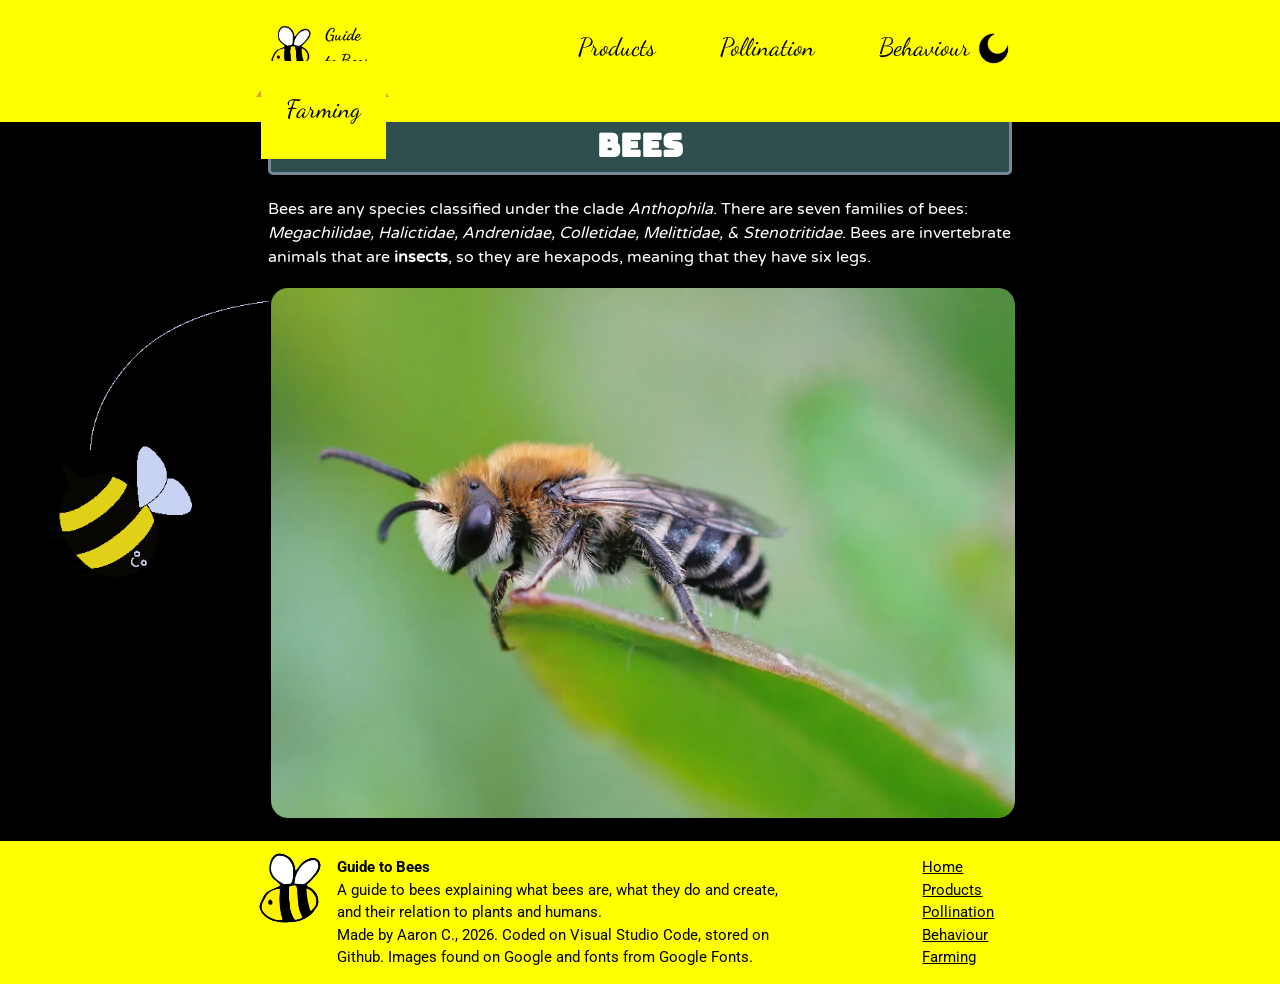
<file: index.html>
<html lang="en" dir="ltr">
    <head>
        <title>Guide to Bees</title>
        <link rel="icon" type="image/png" href="images/beeter.png">
        <link rel="stylesheet" href="main.css">
    </head>
    <body class="flying">
        <header>
            <a class="both current" id="logo" href="index.html"><div class="container"><img class="logo" src="images/beeter.png" alt="A simple bee logo."></div>
            <div class="name"><p>Guide<br>to Bees</p></div></a>
            <a class="page" href="combs.html">Products</a>
            <a class="page" href="plants.html">Pollination</a>
            <a class="page" href="behaviour.html">Behaviour</a>
            <a class="page" href="humans.html">Farming</a>
            <button type="button" class="dark" id="switch"><img class="icon" id="sunmoon" src="images/moon.png" alt="A moon icon, indicating that the current theme is dark."></button>
        </header>
        <main>
            <h1>Bees</h1>
            <p>Bees are any species classified under the clade <em>Anthophila</em>. There are seven families of bees: <em>Megachilidae, 
            Halictidae, Andrenidae, Colletidae, Melittidae, & Stenotritidae</em>. Bees are invertebrate animals that are 
            <strong>insects</strong>, so they are hexapods, meaning that they have six legs.</p>
            <img class="picture" src="images/a-bee.png" alt="A bee perched on a leaf.">
        </main>
        <footer>
            <div class="ankle">
                <img class="beeter" src="images/beeter.png" alt="A simple bee logo.">
            </div>
            <div class="heel">
                <p><strong>Guide to Bees</strong><br>
                A guide to bees explaining what bees are, what they do and create, and their relation to plants and humans.<br>
                Made by Aaron C., 2026. Coded on Visual Studio Code, stored on Github. Images found on Google and fonts from Google Fonts.</p>
            </div>
            <div class="ball">
                <nav><a class="toe" href="index.html">Home</a><br>
                <a class="toe" href="combs.html">Products</a><br>
                <a class="toe" href="plants.html">Pollination</a><br>
                <a class="toe" href="behaviour.html">Behaviour</a><br>
                <a class="toe" href="humans.html">Farming</a></nav>
            </div>
        </footer>
        <script>
            var r = document.querySelector(':root');
            const userTheme = localStorage.getItem('theme');
            const btn = document.getElementById("switch");
            const logo = document.getElementById("logo");
            const sunmoon = document.getElementById("sunmoon");
            const root = document.documentElement;
            const savedTheme = localStorage.getItem('theme');

            if (savedTheme === 'light') {
                root.setAttribute('theme', 'light');
                sunmoon.src = 'images/sun.png';
                sunmoon.alt = 'A sun icon, indicating that the current theme is light.';
            } else {
                root.removeAttribute('theme');
                sunmoon.src = 'images/moon.png';
                sunmoon.alt = 'A moon icon, indicating that the current theme is dark.';
            }
            
            btn.addEventListener("click", function () {
                if (root.getAttribute('theme') === 'light') {
                    localStorage.setItem('theme', 'dark');
                    root.removeAttribute('theme');
                    sunmoon.src = 'images/moon.png';
                    sunmoon.alt = 'A moon icon, indicating that the current theme is dark.';
                } else {
                    localStorage.setItem('theme', 'light');
                    root.setAttribute('theme', 'light');
                    sunmoon.src='images/sun.png';
                    sunmoon.alt = 'A sun icon, indicating that the current theme is light.';
                }
            });
            
            logo.addEventListener("mouseover", function () {
                r.style.setProperty('--bob', 'top');
                r.style.setProperty('--fstyle', 'italic');
            });
            logo.addEventListener("mouseout", function () {
                r.style.setProperty('--bob', 'middle');
                r.style.setProperty('--fstyle', 'normal');
            });
        </script>
    </body>
</html>
</file>
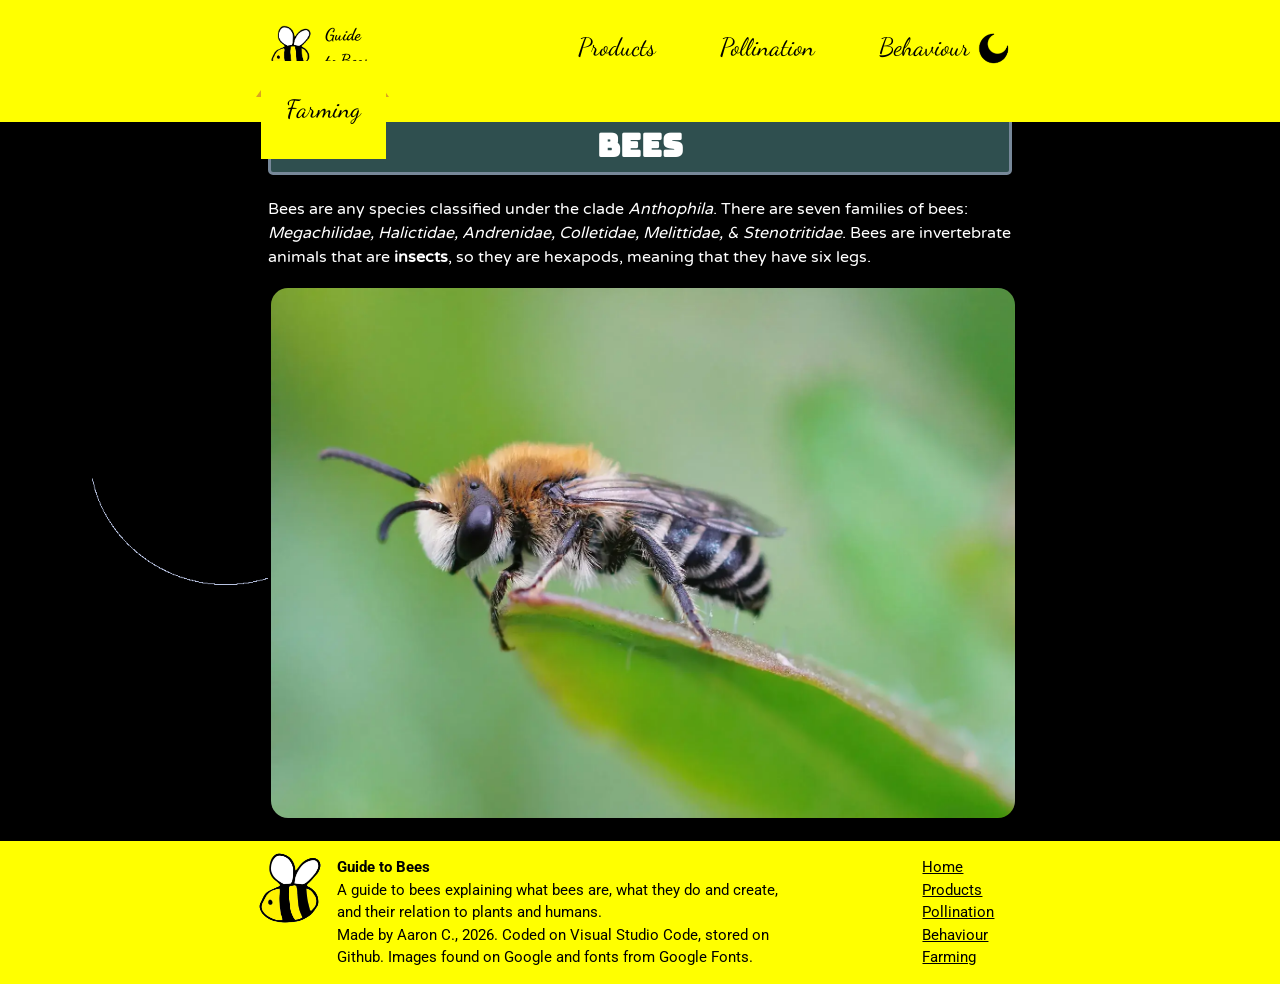
<file: bees/index.html>
<html lang="en" dir="ltr">
    <head>
        <title>Guide to Bees</title>
        <link rel="stylesheet" href="main.css">
    </head>
    <body>
        <header>
            <a class="both current" id="logo" href="index.html"><div class="container"><img class="logo" src="images/beeter.png" alt="A simple bee logo."></div>
            <div class="name"><p>Guide<br>to Bees</p></div></a>
            <a class="page" href="combs.html">Products</a>
            <a class="page" href="plants.html">Pollination</a>
            <a class="page" href="behaviour.html">Behaviour</a>
            <a class="page" href="humans.html">Farming</a>
            <button type="button" class="dark" id="switch"><img class="icon" id="sunmoon" src="images/moon.png"></button>
        </header>
        <main>
            <h1>Bees</h1>
            <p>Bees are any species classified under the clade <em>Anthophila</em>. There are seven families of bees: <em>Megachilidae, 
            Halictidae, Andrenidae, Colletidae, Melittidae, & Stenotritidae</em>. Bees are invertebrate animals that are 
            <strong>insects</strong>, so they are hexapods, meaning that they have six legs.</p>
            <img class="picture" src="images/a-bee.png" alt="A bee perched on a leaf.">
        </main>
        <footer>
            <div class="ankle">
                <img class="beeter" src="images/beeter.png" alt="A simple bee logo.">
            </div>
            <div class="heel">
                <p><strong>Guide to Bees</strong><br>
                A guide to bees explaining what bees are, what they do and create, and their relation to plants and humans.<br>
                Made by Aaron C., 2026. Coded on Visual Studio Code, stored on Github. Images found on Google and fonts from Google Fonts.</p>
            </div>
            <div class="ball">
                <nav><a class="toe" href="index.html">Home</a><br>
                <a class="toe" href="combs.html">Products</a><br>
                <a class="toe" href="plants.html">Pollination</a><br>
                <a class="toe" href="behaviour.html">Behaviour</a><br>
                <a class="toe" href="humans.html">Farming</a></nav>
            </div>
        </footer>
        <script>
            var r = document.querySelector(':root');
            const userTheme = localStorage.getItem('theme');
            const btn = document.getElementById("switch");
            const logo = document.getElementById("logo");
            const sunmoon = document.getElementById("sunmoon");
            const root = document.documentElement;
            const savedTheme = localStorage.getItem('theme');

            if (savedTheme === 'light') {
                root.setAttribute('theme', 'light');
                sunmoon.src = 'images/sun.png';
            } else {
                root.removeAttribute('theme');
                sunmoon.src = 'images/moon.png';
            }
            
            btn.addEventListener("click", function () {
                if (root.getAttribute('theme') === 'light') {
                    localStorage.setItem('theme', 'dark');
                    root.removeAttribute('theme');
                    sunmoon.src = 'images/moon.png';
                } else {
                    localStorage.setItem('theme', 'light');
                    root.setAttribute('theme', 'light');
                    sunmoon.src='images/sun.png';
                }
            });
            
            logo.addEventListener("mouseover", function () {
                r.style.setProperty('--bob', 'top');
                r.style.setProperty('--fstyle', 'italic');
            });
            logo.addEventListener("mouseout", function () {
                r.style.setProperty('--bob', 'middle');
                r.style.setProperty('--fstyle', 'normal');
            });
        </script>
    </body>
</html>
</file>
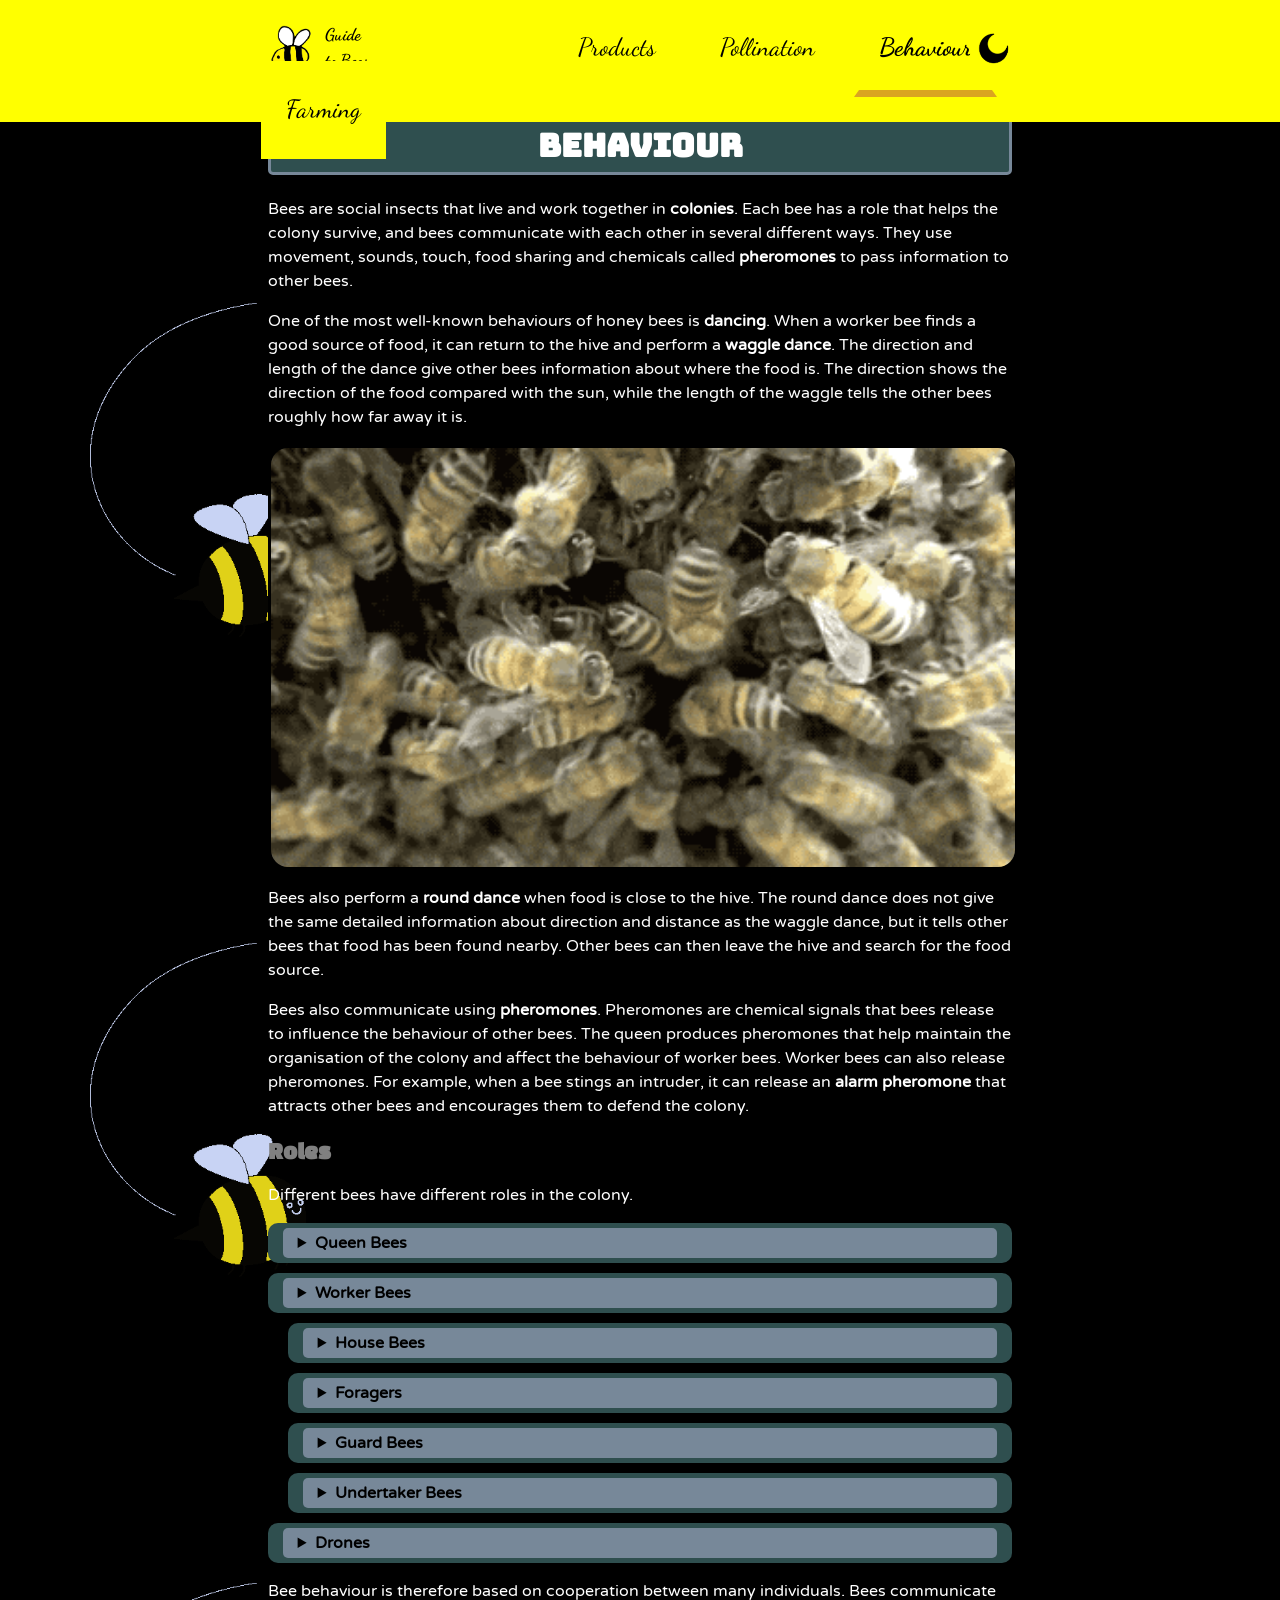
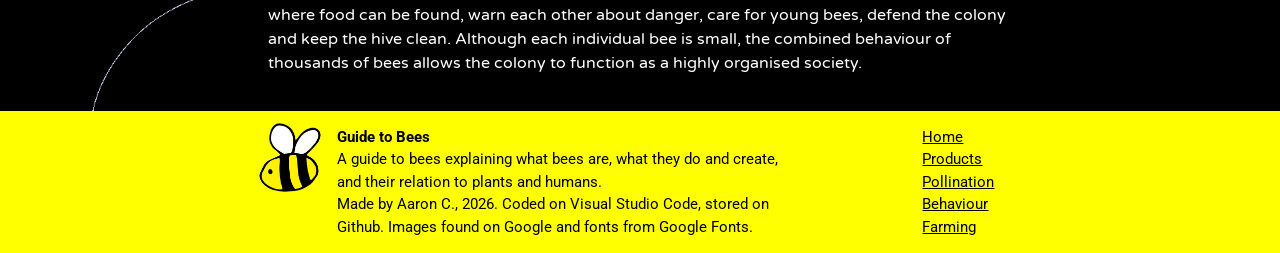
<file: behaviour.html>
<html lang="en" dir="ltr">
    <head>
        <title>Behaviour</title>
        <link rel="icon" type="image/png" href="images/beeter.png">
        <link rel="stylesheet" href="main.css">
    </head>
    <body class="flying">
        <header>
            <a class="both" id="logo" href="index.html"><div class="container"><img class="logo" src="images/beeter.png" alt="A simple bee logo."></div>
            <div class="name"><p>Guide<br>to Bees</p></div></a>
            <a class="page" href="combs.html">Products</a>
            <a class="page" href="plants.html">Pollination</a>
            <a class="page current" href="behaviour.html">Behaviour</a>
            <a class="page" href="humans.html">Farming</a>
            <button type="button" class="dark" id="switch"><img class="icon" id="sunmoon" src="images/moon.png" alt="A moon icon, indicating that the current theme is dark."></button>
        </header>
        <main>
            <h1>Behaviour</h1>
            <p>Bees are social insects that live and work together in <strong>colonies</strong>. Each bee has a role that helps the colony survive, and bees 
                communicate with each other in several different ways. They use movement, sounds, touch, food sharing and chemicals called 
                <strong>pheromones</strong> to pass information to other bees.</p>
            <p>One of the most well-known behaviours of honey bees is <strong>dancing</strong>. When a worker bee finds a good source of food, it can return 
                to the hive and perform a <strong>waggle dance</strong>. The direction and length of the dance give other bees information about where the 
                food is. The direction shows the direction of the food compared with the sun, while the length of the waggle tells the other 
                bees roughly how far away it is.</p>
            <img class="picture" src="images/bees.gif" alt="A gif of many bees packed together and moving.">
            <p>Bees also perform a <strong>round dance</strong> when food is close to the hive. The round dance does not give the same detailed information 
                about direction and distance as the waggle dance, but it tells other bees that food has been found nearby. Other bees can 
                then leave the hive and search for the food source.</p>
            <p>Bees also communicate using <strong>pheromones</strong>. Pheromones are chemical signals that bees release to influence the behaviour of other 
                bees. The queen produces pheromones that help maintain the organisation of the colony and affect the behaviour of worker bees. Worker bees 
                can also release pheromones. For example, when a bee stings an intruder, it can release an <strong>alarm pheromone</strong> that attracts 
                other bees and encourages them to defend the colony.</p>
            <h2>Roles</h2>
            <p>Different bees have different roles in the colony.</p>
            <details>
                <summary>Queen Bees</summary>
                <p>The <strong>queen</strong> is the main reproductive female and her most important role is 
                to lay eggs. A healthy queen can lay a large number of eggs, allowing the colony to grow and replace bees that die.</p>
            </details>
            <details>
                <summary>Worker Bees</summary>
                <p>Most of the bees in a colony are <strong>worker bees</strong>. Worker bees are female and do not normally reproduce. They perform many 
                different jobs during their lives. The roles of worker bees are not always fixed. A worker bee can change jobs as it 
                gets older or as the needs of the colony change. For example, if the colony needs more guards, some bees may begin 
                guarding the entrance instead of performing another task. This allows the colony to respond to changes in its 
                environment.</p>
            </details>
            <details class="sub-detail">
                <summary>House Bees</summary>
                <p>Young worker bees usually start off as <strong>house bees</strong>, they stay inside the hive and clean cells, feed larvae and care for 
                the queen. As they get older, they can produce wax, build honeycomb, receive food from returning foragers and guard the 
                entrance of the hive. They also help to maintain the temperature of the hive by fanning their wings to circulate air.</p>
            </details>
            <details class="sub-detail">
                <summary>Foragers</summary>
                <p>Older worker bees often become <strong>foragers</strong>. Foragers leave the hive to collect nectar, pollen, water and other resources. They 
                remember the locations of useful <strong>flowers</strong> and can communicate information about good food sources to other bees through their 
                dances.</p>
            </details>
            <details class="sub-detail">
                <summary>Guard Bees</summary>
                <p>Some worker bees act as <strong>guard bees</strong>. They stay near the entrance of the hive and inspect bees that are trying to enter. They 
                can recognise members of their own colony by their smell and can attack animals or insects that threaten the hive.</p>
            </details>
            <details class="sub-detail">
                <summary>Undertaker Bees</summary>
                <p>Another important role is that of the <strong>undertaker bee</strong>. These worker bees remove dead bees and other unwanted material from the 
                hive. Removing dead bodies helps keep the colony clean and reduces the risk of disease spreading.</p>
            </details>
            <details>
                <summary>Drones</summary>
                <p>Male bees are called <strong>drones</strong>. Their main role is to mate with queens from other colonies. Drones do not collect food or raise 
                young, and they do not have a sting. During times when food is scarce, worker bees may prevent drones from being fed or force 
                them out of the colony.</p>
            </details>
            <p>Bee behaviour is therefore based on cooperation between many individuals. Bees communicate where food can be found, warn each 
                other about danger, care for young bees, defend the colony and keep the hive clean. Although each individual bee is small, 
                the combined behaviour of thousands of bees allows the colony to function as a highly organised society.</p>
        </main>
        <footer>
            <div class="ankle">
                <img class="beeter" src="images/beeter.png" alt="A simple bee logo.">
            </div>
            <div class="heel">
                <p><strong>Guide to Bees</strong><br>
                A guide to bees explaining what bees are, what they do and create, and their relation to plants and humans.<br>
                Made by Aaron C., 2026. Coded on Visual Studio Code, stored on Github. Images found on Google and fonts from Google Fonts.</p>
            </div>
            <div class="ball">
                <p><a class="toe" href="index.html">Home</a><br>
                <a class="toe" href="combs.html">Products</a><br>
                <a class="toe" href="plants.html">Pollination</a><br>
                <a class="toe" href="behaviour.html">Behaviour</a><br>
                <a class="toe" href="humans.html">Farming</a></p>
            </div>
        </footer>
        <script>
            var r = document.querySelector(':root');
            const userTheme = localStorage.getItem('theme');
            const btn = document.getElementById("switch");
            const logo = document.getElementById("logo");
            const sunmoon = document.getElementById("sunmoon");
            const root = document.documentElement;
            const savedTheme = localStorage.getItem('theme');

            if (savedTheme === 'light') {
                root.setAttribute('theme', 'light');
                sunmoon.src = 'images/sun.png';
                sunmoon.alt = 'A sun icon, indicating that the current theme is light.';
            } else {
                root.removeAttribute('theme');
                sunmoon.src = 'images/moon.png';
                sunmoon.alt = 'A moon icon, indicating that the current theme is dark.';
            }
            
            btn.addEventListener("click", function () {
                if (root.getAttribute('theme') === 'light') {
                    localStorage.setItem('theme', 'dark');
                    root.removeAttribute('theme');
                    sunmoon.src = 'images/moon.png';
                    sunmoon.alt = 'A moon icon, indicating that the current theme is dark.';
                } else {
                    localStorage.setItem('theme', 'light');
                    root.setAttribute('theme', 'light');
                    sunmoon.src='images/sun.png';
                    sunmoon.alt = 'A sun icon, indicating that the current theme is light.';
                }
            });
            
            logo.addEventListener("mouseover", function () {
                r.style.setProperty('--bob', 'top');
                r.style.setProperty('--fstyle', 'italic');
            });
            logo.addEventListener("mouseout", function () {
                r.style.setProperty('--bob', 'middle');
                r.style.setProperty('--fstyle', 'normal');
            });
        </script>
    </body>
</html>
</file>
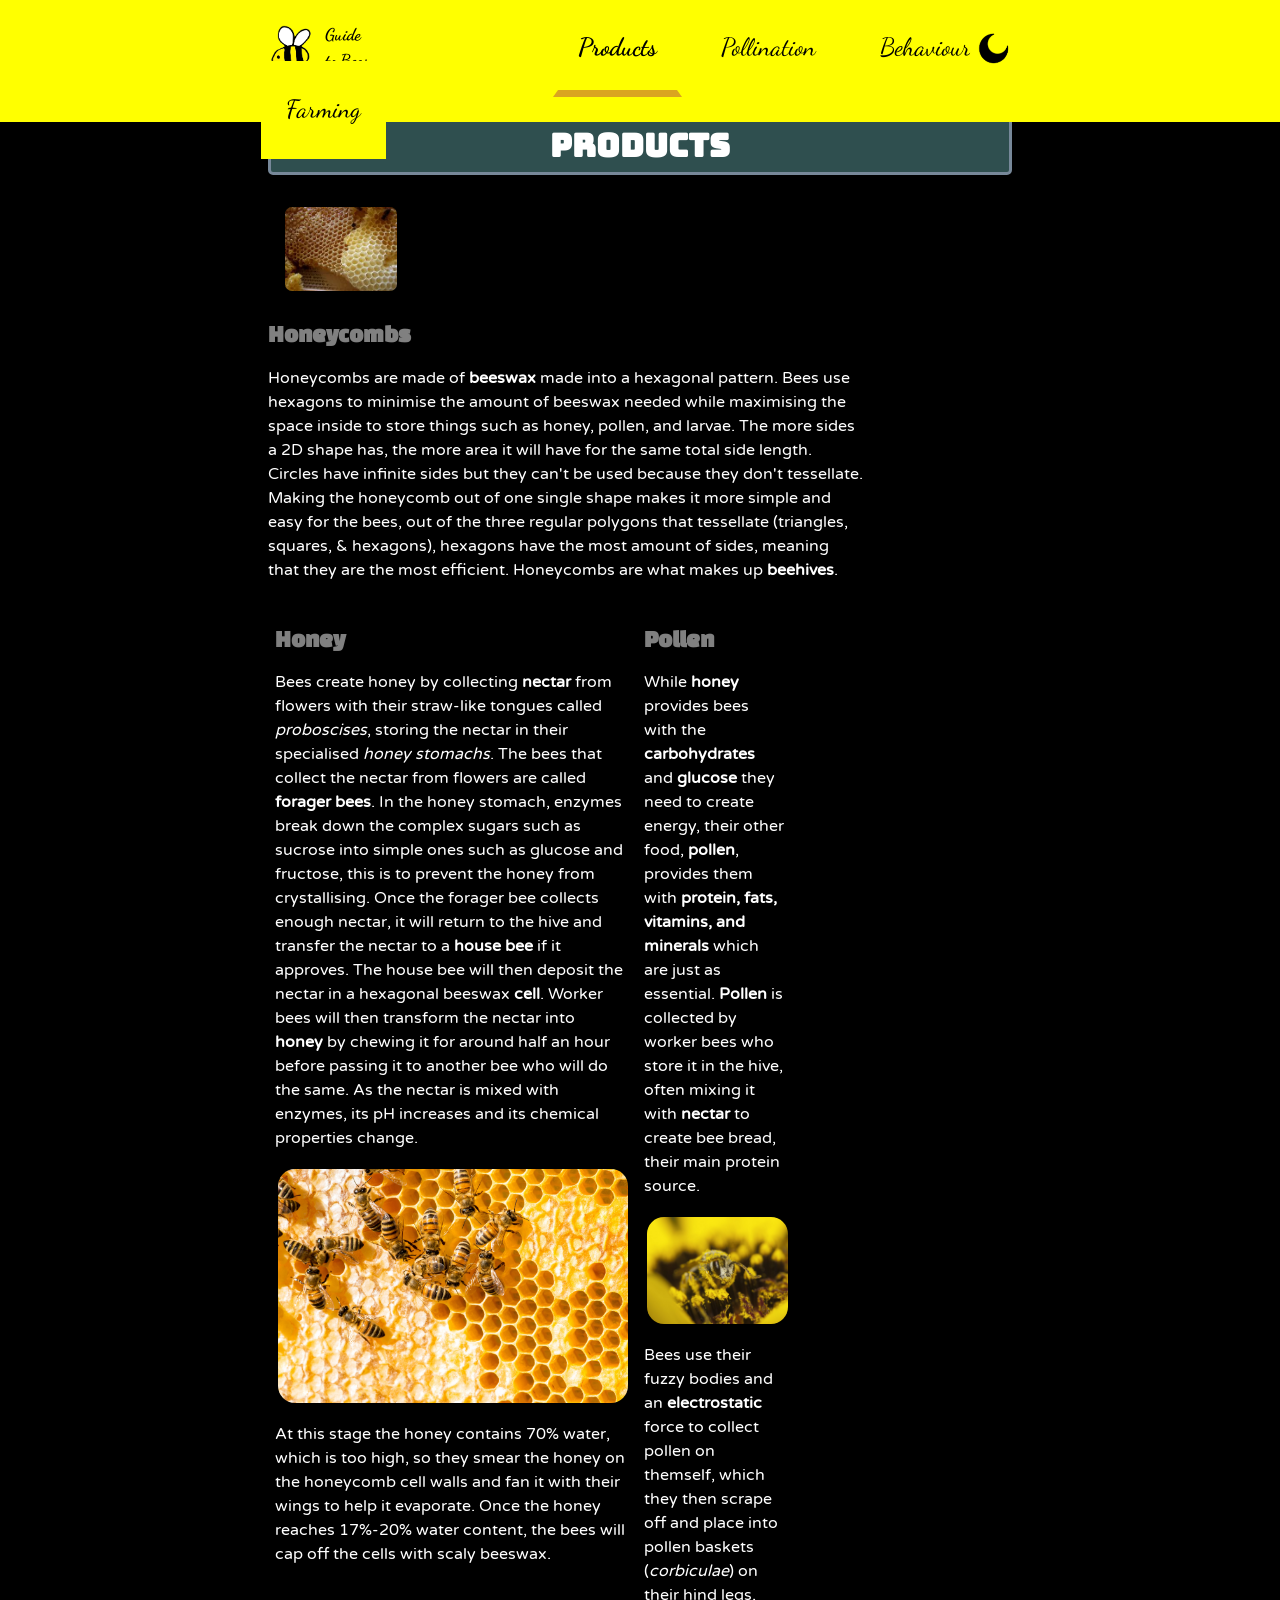
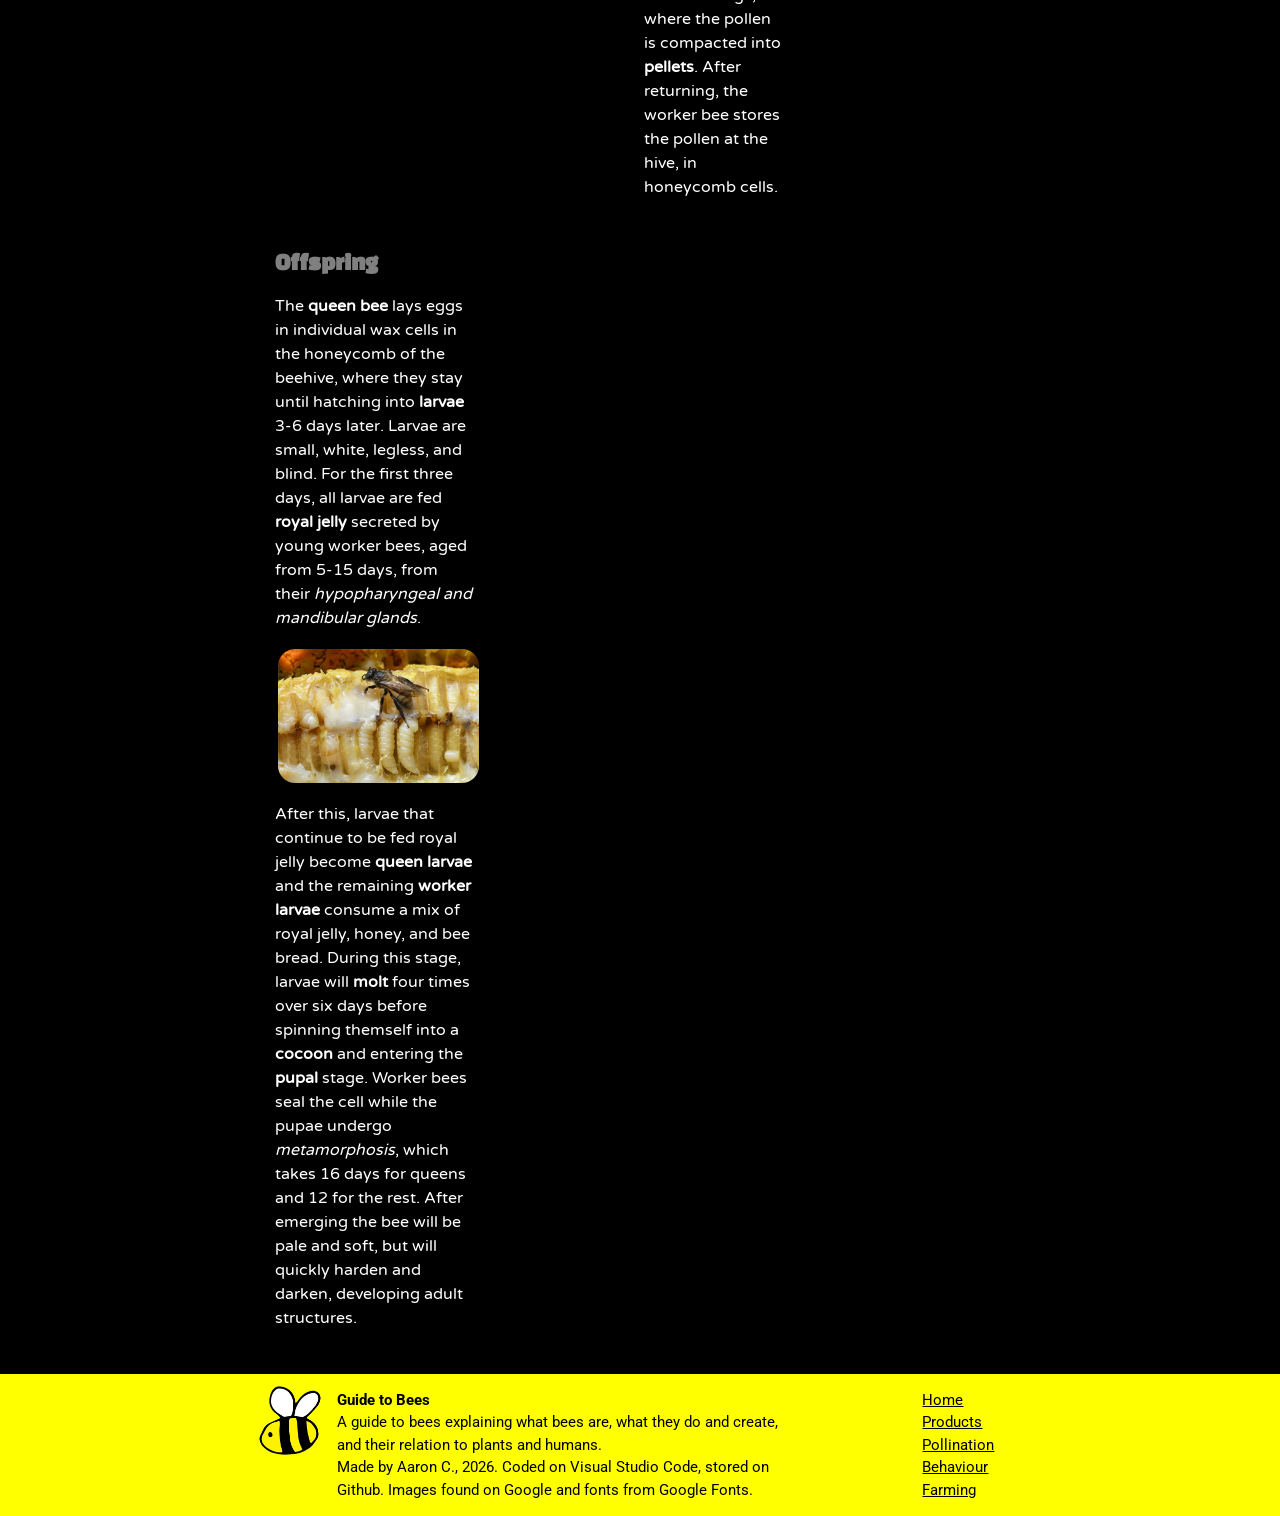
<file: combs.html>
<html lang="en" dir="ltr">
    <head>
        <title>Products</title>
        <link rel="icon" type="image/png" href="images/beeter.png">
        <link rel="stylesheet" href="main.css">
    </head>
    <body>
        <header>
            <a class="both" id="logo" href="index.html"><div class="container"><img class="logo" src="images/beeter.png" alt="A simple bee logo."></div>
            <div class="name"><p>Guide<br>to Bees</p></div></a>
            <a class="page current" href="combs.html">Products</a>
            <a class="page" href="plants.html">Pollination</a>
            <a class="page" href="behaviour.html">Behaviour</a>
            <a class="page" href="humans.html">Farming</a>
            <button type="button" class="dark" id="switch"><img class="icon" id="sunmoon" src="images/moon.png" alt="A moon icon, indicating that the current theme is dark."></button>
        </header>
        <main>
            <h1>Products</h1>
            <img class="picture comb" src="images/comb2.jpeg" alt="A picture of honeycomb in a beehive.">
            <div class="side">
                <h2>Honeycombs</h2>
                <p>Honeycombs are made of <strong>beeswax</strong> made into a hexagonal pattern. Bees use 
                hexagons to minimise the amount of beeswax needed while maximising the space inside to 
                store things such as honey, pollen, and larvae. The more sides a 2D shape has, the more 
                area it will have for the same total side length. Circles have infinite sides but they 
                can't be used because they don't tessellate. Making the honeycomb out of one single 
                shape makes it more simple and easy for the bees, out of the three regular polygons that 
                tessellate (triangles, squares, & hexagons), hexagons have the most amount of sides, 
                meaning that they are the most efficient. Honeycombs are what makes up 
                <strong>beehives</strong>.</p>
            </div>
            <section class="a">
                <h2>Honey</h2>
                <p>Bees create honey by collecting <strong>nectar</strong> from flowers with their straw-like tongues called 
                <em>proboscises</em>, storing the nectar in their specialised <em>honey stomachs</em>. The bees that collect the nectar 
                from flowers are called <strong>forager bees</strong>. In the honey stomach, enzymes break down the complex sugars such as 
                sucrose into simple ones such as glucose and fructose, this is to prevent the honey from crystallising. Once the forager bee 
                collects enough nectar, it will return to the hive and transfer the nectar to a <strong>house bee</strong> if it approves. 
                The house bee will then deposit the nectar in a hexagonal beeswax <strong>cell</strong>. Worker bees will then transform the 
                nectar into <strong>honey</strong> by chewing it for around half an hour before passing it to another bee who will do the 
                same. As the nectar is mixed with enzymes, its pH increases and its chemical properties change.</p><img class="picture" src="images/honey2.jpg" alt="Picture of bees on a honey-filled honeycomb."><p>At this stage the honey 
                contains 70% water, which is too high, so they smear the honey on the honeycomb cell walls and fan it with their wings to 
                help it evaporate. Once the honey reaches 17%-20% water content, the bees will cap off the cells with scaly beeswax.</p>
            </section>
            <section class="b">
                <h2>Pollen</h2>
                <p>While <strong>honey</strong> provides bees with the <strong>carbohydrates</strong> and <strong>glucose</strong> they need 
                to create energy, their other food, <strong>pollen</strong>, provides them with <strong>protein, fats, vitamins, and 
                minerals</strong> which are just as essential. <strong>Pollen</strong> is collected by worker bees who store it in the hive, 
                often mixing it with <strong>nectar</strong> to create bee bread, their main protein source.</p><img class="picture" src="images/pollen.jpg" alt="Picture of a bee covered in pollen."><p>Bees use their fuzzy bodies and 
                an <strong>electrostatic</strong> force to collect pollen on themself, which they then scrape off and place into pollen baskets 
                (<em>corbiculae</em>) on their hind legs, where the pollen is compacted into <strong>pellets</strong>. After returning, the 
                worker bee stores the pollen at the hive, in honeycomb cells.</p>
            </section>
            <section class="c">
                <h2>Offspring</h2>
                <p>The <strong>queen bee</strong> lays eggs in individual wax cells in the honeycomb of the beehive, where they stay until 
                    hatching into <strong>larvae</strong> 3-6 days later. Larvae are small, white, legless, and blind. For the first three 
                    days, all larvae are fed <strong>royal jelly</strong> secreted by young worker bees, aged from 5-15 days, from their 
                    <em>hypopharyngeal and mandibular glands</em>.</p><img class="picture" src="images/larvae.jpg" alt="Picture of several bee larvae."><p>After this, larvae that continue to be fed royal jelly become <strong>queen 
                    larvae</strong> and the remaining <strong>worker larvae</strong> consume a mix of royal jelly, honey, and bee bread. 
                    During this stage, larvae will <strong>molt</strong> four times over six days before spinning themself into a 
                    <strong>cocoon</strong> and entering the <strong>pupal</strong> stage. Worker bees seal the cell while the pupae undergo 
                    <em>metamorphosis</em>, which takes 16 days for queens and 12 for the rest. After emerging the bee will be pale and soft, 
                    but will quickly harden and darken, developing adult structures.</p>
            </section>
        </main>
        <footer>
            <div class="ankle">
                <img class="beeter" src="images/beeter.png" alt="A simple bee logo.">
            </div>
            <div class="heel">
                <p><strong>Guide to Bees</strong><br>
                A guide to bees explaining what bees are, what they do and create, and their relation to plants and humans.<br>
                Made by Aaron C., 2026. Coded on Visual Studio Code, stored on Github. Images found on Google and fonts from Google Fonts.</p>
            </div>
            <div class="ball">
                <p><a class="toe" href="index.html">Home</a><br>
                <a class="toe" href="combs.html">Products</a><br>
                <a class="toe" href="plants.html">Pollination</a><br>
                <a class="toe" href="behaviour.html">Behaviour</a><br>
                <a class="toe" href="humans.html">Farming</a></p>
            </div>
        </footer>
        <script>
            var r = document.querySelector(':root');
            const userTheme = localStorage.getItem('theme');
            const btn = document.getElementById("switch");
            const logo = document.getElementById("logo");
            const sunmoon = document.getElementById("sunmoon");
            const root = document.documentElement;
            const savedTheme = localStorage.getItem('theme');

            if (savedTheme === 'light') {
                root.setAttribute('theme', 'light');
                sunmoon.src = 'images/sun.png';
                sunmoon.alt = 'A sun icon, indicating that the current theme is light.';
            } else {
                root.removeAttribute('theme');
                sunmoon.src = 'images/moon.png';
                sunmoon.alt = 'A moon icon, indicating that the current theme is dark.';
            }
            
            btn.addEventListener("click", function () {
                if (root.getAttribute('theme') === 'light') {
                    localStorage.setItem('theme', 'dark');
                    root.removeAttribute('theme');
                    sunmoon.src = 'images/moon.png';
                    sunmoon.alt = 'A moon icon, indicating that the current theme is dark.';
                } else {
                    localStorage.setItem('theme', 'light');
                    root.setAttribute('theme', 'light');
                    sunmoon.src='images/sun.png';
                    sunmoon.alt = 'A sun icon, indicating that the current theme is light.';
                }
            });
            
            logo.addEventListener("mouseover", function () {
                r.style.setProperty('--bob', 'top');
                r.style.setProperty('--fstyle', 'italic');
            });
            logo.addEventListener("mouseout", function () {
                r.style.setProperty('--bob', 'middle');
                r.style.setProperty('--fstyle', 'normal');
            });
        </script>
    </body>
</html>
</file>
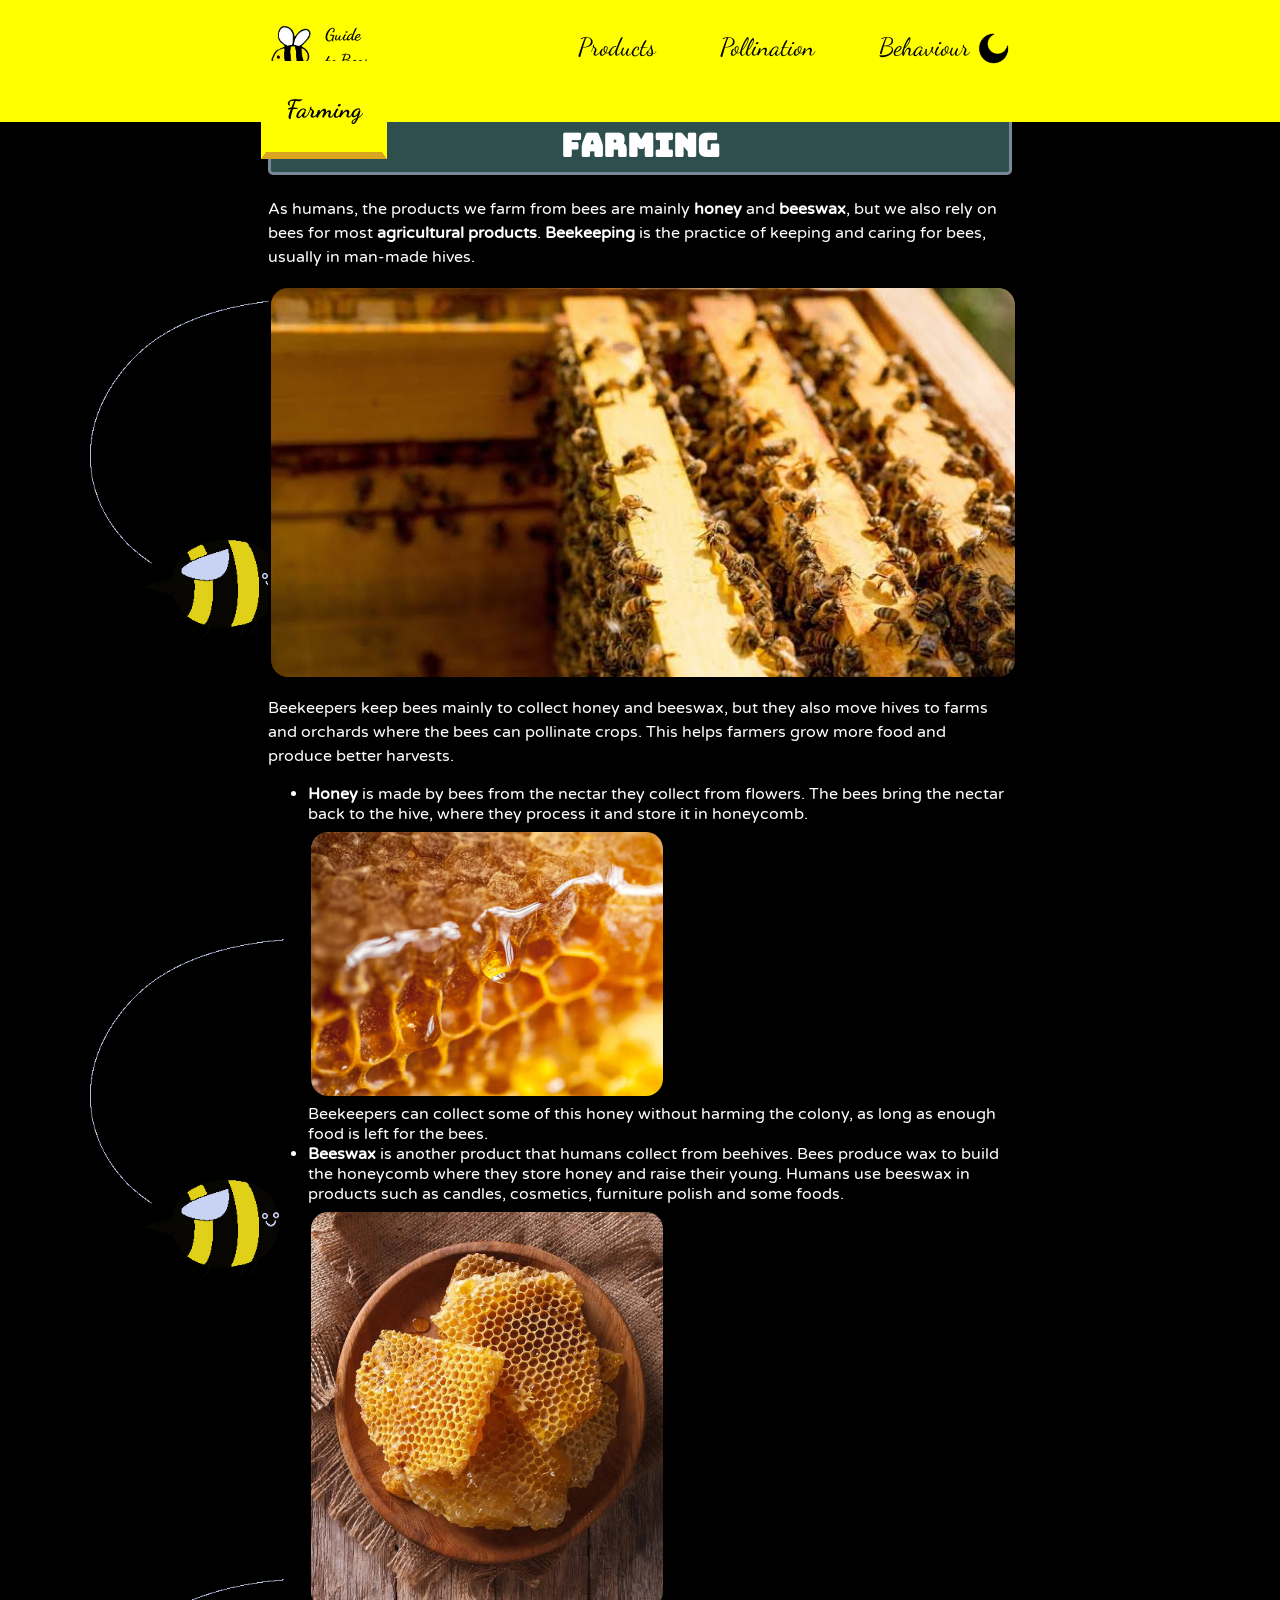
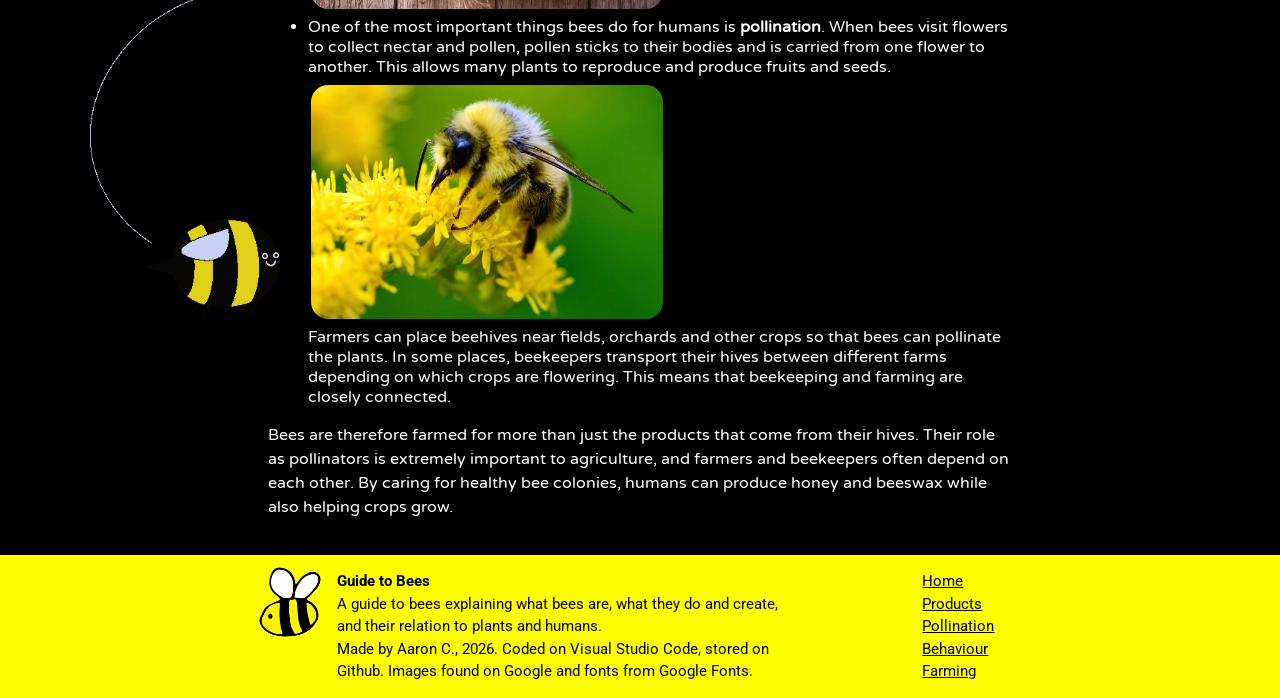
<file: humans.html>
<html lang="en" dir="ltr">
    <head>
        <title>Farming</title>
        <link rel="icon" type="image/png" href="images/beeter.png">
        <link rel="stylesheet" href="main.css">
    </head>
    <body class="flying">
        <header>
            <a class="both" id="logo" href="index.html"><div class="container"><img class="logo" src="images/beeter.png" alt="A simple bee logo."></div>
            <div class="name"><p>Guide<br>to Bees</p></div></a>
            <a class="page" href="combs.html">Products</a>
            <a class="page" href="plants.html">Pollination</a>
            <a class="page" href="behaviour.html">Behaviour</a>
            <a class="page current" href="humans.html">Farming</a>
            <button type="button" class="dark" id="switch"><img class="icon" id="sunmoon" src="images/moon.png" alt="A moon icon, indicating that the current theme is dark."></button>
        </header>
        <main>
            <h1>Farming</h1>
            <p>As humans, the products we farm from bees are mainly <strong>honey</strong> and <strong>beeswax</strong>, but we also rely on 
                bees for most <strong>agricultural products</strong>. <strong>Beekeeping</strong> is the practice of keeping and caring for 
                bees, usually in man-made hives.</p><img class="picture" src="images/beehive2.jpg" alt="Picture of a manmade beehive.">
                <p>Beekeepers keep bees mainly to collect honey and beeswax, 
                but they also move hives to farms and orchards where the bees can pollinate crops. This 
                helps farmers grow more food and produce better harvests.</p>
            <ul>
                <li><strong>Honey</strong> is made by bees from the nectar they collect from flowers. The bees bring the 
                    nectar back to the hive, where they process it and store it in honeycomb.
                    <img class="picture embedded" src="images/honey.avif" alt="Picture of honey dripping over a 
                    honeycomb.">Beekeepers can collect some of this honey without harming the colony, as 
                    long as enough food is left for the bees.</li>
                <li><strong>Beeswax</strong> is another product that humans collect from beehives. Bees produce wax to build 
                    the honeycomb where they store honey and raise their young. Humans use beeswax in 
                    products such as candles, cosmetics, furniture polish and some foods. <img class="picture embedded" src="images/beeswax.webp" alt="Picture of several chunks of honeycomb in a bowl."></li>
                <li>One of the most important things bees do for humans is <strong>pollination</strong>. When bees visit 
                    flowers to collect nectar and pollen, pollen sticks to their bodies and is carried from 
                    one flower to another. This allows many plants to reproduce and produce fruits and 
                    seeds.<img class="picture embedded" src="images/bee2.jpg" alt="Picture of a bee on a yellow flower.">Farmers can place beehives near fields, orchards and other crops so that bees can 
                    pollinate the plants. In some places, beekeepers transport their hives between different 
                    farms depending on which crops are flowering. This means that beekeeping and farming are 
                    closely connected.</li>
            </ul>
            <p>Bees are therefore farmed for more than just the products that come from their hives. Their 
                role as pollinators is extremely important to agriculture, and farmers and beekeepers often 
                depend on each other. By caring for healthy bee colonies, humans can produce honey and 
                beeswax while also helping crops grow.</p>
        </main>
        <footer>
            <div class="ankle">
                <img class="beeter" src="images/beeter.png" alt="A simple bee logo.">
            </div>
            <div class="heel">
                <p><strong>Guide to Bees</strong><br>
                A guide to bees explaining what bees are, what they do and create, and their relation to plants and humans.<br>
                Made by Aaron C., 2026. Coded on Visual Studio Code, stored on Github. Images found on Google and fonts from Google Fonts.</p>
            </div>
            <div class="ball">
                <p><a class="toe" href="index.html">Home</a><br>
                <a class="toe" href="combs.html">Products</a><br>
                <a class="toe" href="plants.html">Pollination</a><br>
                <a class="toe" href="behaviour.html">Behaviour</a><br>
                <a class="toe" href="humans.html">Farming</a></p>
            </div>
        </footer>
        <script>
            var r = document.querySelector(':root');
            const userTheme = localStorage.getItem('theme');
            const btn = document.getElementById("switch");
            const logo = document.getElementById("logo");
            const sunmoon = document.getElementById("sunmoon");
            const root = document.documentElement;
            const savedTheme = localStorage.getItem('theme');

            if (savedTheme === 'light') {
                root.setAttribute('theme', 'light');
                sunmoon.src = 'images/sun.png';
                sunmoon.alt = 'A sun icon, indicating that the current theme is light.';
            } else {
                root.removeAttribute('theme');
                sunmoon.src = 'images/moon.png';
                sunmoon.alt = 'A moon icon, indicating that the current theme is dark.';
            }
            
            btn.addEventListener("click", function () {
                if (root.getAttribute('theme') === 'light') {
                    localStorage.setItem('theme', 'dark');
                    root.removeAttribute('theme');
                    sunmoon.src = 'images/moon.png';
                    sunmoon.alt = 'A moon icon, indicating that the current theme is dark.';
                } else {
                    localStorage.setItem('theme', 'light');
                    root.setAttribute('theme', 'light');
                    sunmoon.src='images/sun.png';
                    sunmoon.alt = 'A sun icon, indicating that the current theme is light.';
                }
            });
            
            logo.addEventListener("mouseover", function () {
                r.style.setProperty('--bob', 'top');
                r.style.setProperty('--fstyle', 'italic');
            });
            logo.addEventListener("mouseout", function () {
                r.style.setProperty('--bob', 'middle');
                r.style.setProperty('--fstyle', 'normal');
            });
        </script>
    </body>
</html>
</file>
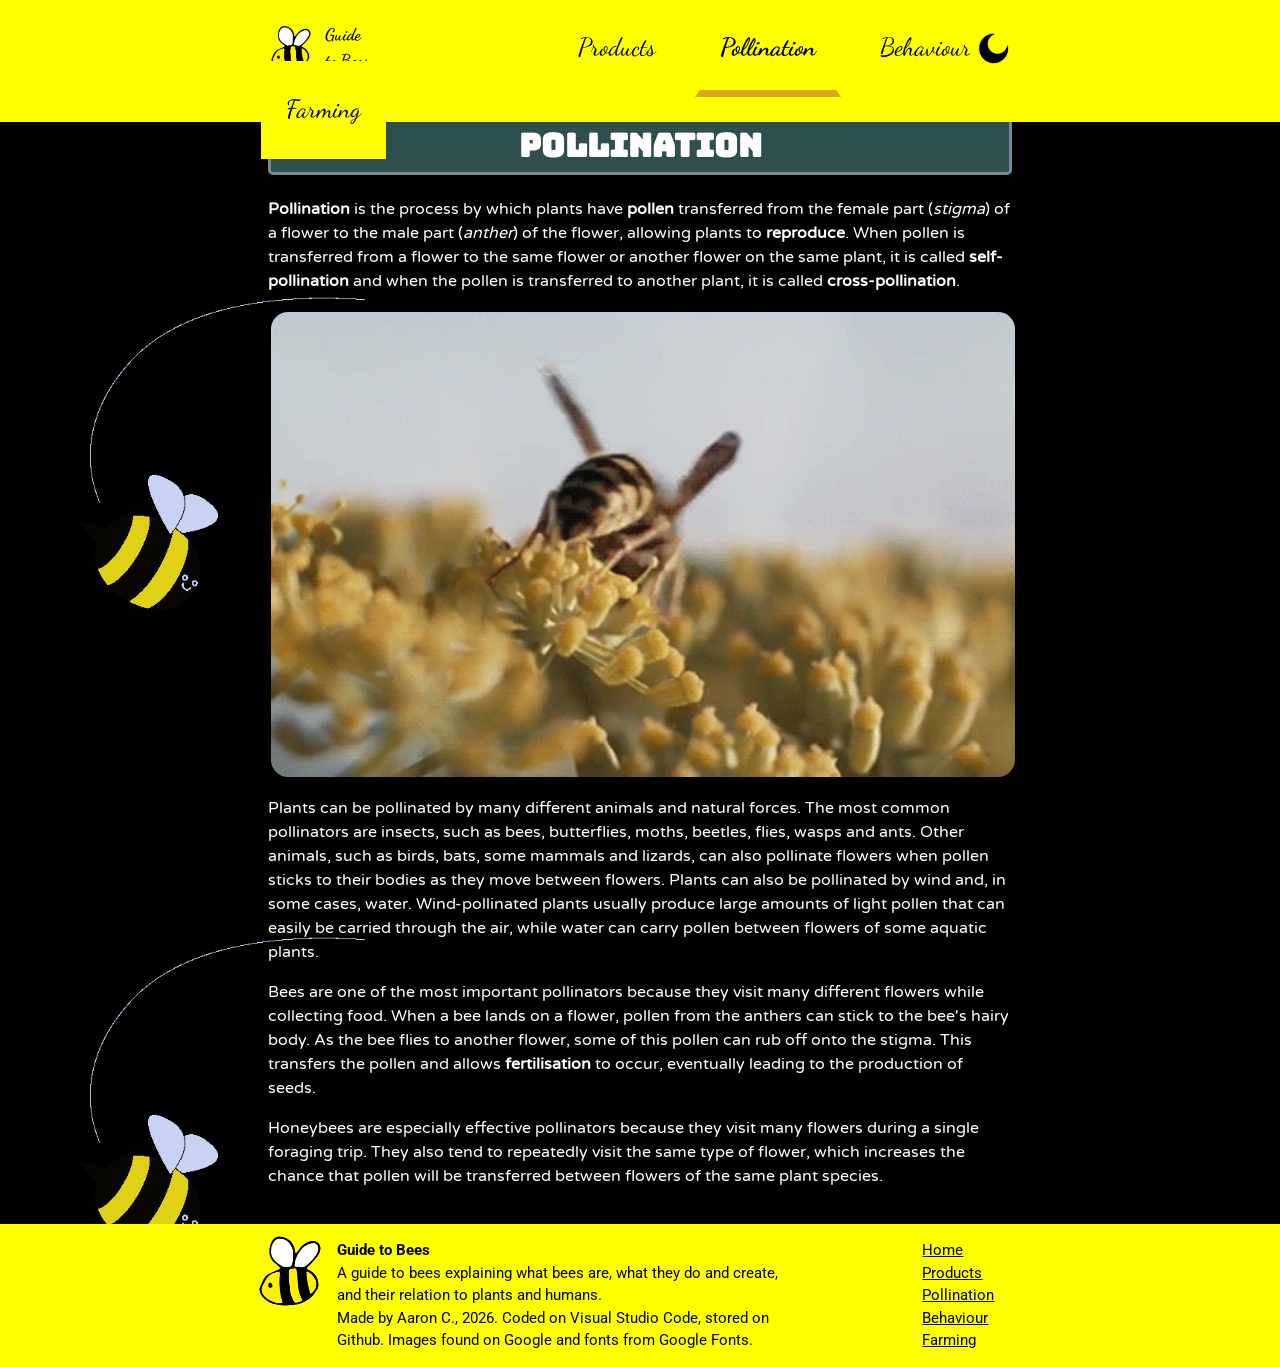
<file: plants.html>
<html lang="en" dir="ltr">
    <head>
        <title>Pollination</title>
        <link rel="icon" type="image/png" href="images/beeter.png">
        <link rel="stylesheet" href="main.css">
    </head>
    <body class="flying">
        <header>
            <a class="both" id="logo" href="index.html"><div class="container"><img class="logo" src="images/beeter.png" alt="A simple bee logo."></div>
            <div class="name"><p>Guide<br>to Bees</p></div></a>
            <a class="page" href="combs.html">Products</a>
            <a class="page current" href="plants.html">Pollination</a>
            <a class="page" href="behaviour.html">Behaviour</a>
            <a class="page" href="humans.html">Farming</a>
            <button type="button" class="dark" id="switch"><img class="icon" id="sunmoon" src="images/moon.png" alt="A moon icon, indicating that the current theme is dark."></button>
        </header>
        <main>
            <h1>Pollination</h1>
            <p><strong>Pollination</strong> is the process by which plants have <strong>pollen</strong> 
            transferred from the female part (<em>stigma</em>) of a flower to the male part 
            (<em>anther</em>) of the flower, allowing plants to <strong>reproduce</strong>. When 
            pollen is transferred from a flower to the same flower or another flower on the same 
            plant, it is called <strong>self-pollination</strong> and when the pollen is transferred 
            to another plant, it is called <strong>cross-pollination</strong>.</p>
            <img class="picture" src="images/flower_bee.gif" alt="A gif of a bee flying off a flower.">
            <p>Plants can be pollinated by many different animals and natural forces. The most common 
            pollinators are insects, such as bees, butterflies, moths, beetles, flies, wasps and ants. 
            Other animals, such as birds, bats, some mammals and lizards, can also pollinate flowers 
            when pollen sticks to their bodies as they move between flowers. Plants can also be 
            pollinated by wind and, in some cases, water. Wind-pollinated plants usually produce large 
            amounts of light pollen that can easily be carried through the air, while water can carry 
            pollen between flowers of some aquatic plants.</p>
            <p>Bees are one of the most important pollinators because they visit many different flowers 
            while collecting food. When a bee lands on a flower, pollen from the anthers can stick to 
            the bee's hairy body. As the bee flies to another flower, some of this pollen can rub off 
            onto the stigma. This transfers the pollen and allows <strong>fertilisation</strong> to 
            occur, eventually leading to the production of seeds.</p>
            <p>Honeybees are especially effective pollinators because they visit many flowers during a 
            single foraging trip. They also tend to repeatedly visit the same type of flower, which 
            increases the chance that pollen will be transferred between flowers of the same plant 
            species.</p>
        </main>
        <footer>
            <div class="ankle">
                <img class="beeter" src="images/beeter.png" alt="A simple bee logo.">
            </div>
            <div class="heel">
                <p><strong>Guide to Bees</strong><br>
                A guide to bees explaining what bees are, what they do and create, and their relation to plants and humans.<br>
                Made by Aaron C., 2026. Coded on Visual Studio Code, stored on Github. Images found on Google and fonts from Google Fonts.</p>
            </div>
            <div class="ball">
                <p><a class="toe" href="index.html">Home</a><br>
                <a class="toe" href="combs.html">Products</a><br>
                <a class="toe" href="plants.html">Pollination</a><br>
                <a class="toe" href="behaviour.html">Behaviour</a><br>
                <a class="toe" href="humans.html">Farming</a></p>
            </div>
        </footer>
        <script>
            var r = document.querySelector(':root');
            const userTheme = localStorage.getItem('theme');
            const btn = document.getElementById("switch");
            const logo = document.getElementById("logo");
            const sunmoon = document.getElementById("sunmoon");
            const root = document.documentElement;
            const savedTheme = localStorage.getItem('theme');

            if (savedTheme === 'light') {
                root.setAttribute('theme', 'light');
                sunmoon.src = 'images/sun.png';
                sunmoon.alt = 'A sun icon, indicating that the current theme is light.';
            } else {
                root.removeAttribute('theme');
                sunmoon.src = 'images/moon.png';
                sunmoon.alt = 'A moon icon, indicating that the current theme is dark.';
            }
            
            btn.addEventListener("click", function () {
                if (root.getAttribute('theme') === 'light') {
                    localStorage.setItem('theme', 'dark');
                    root.removeAttribute('theme');
                    sunmoon.src = 'images/moon.png';
                    sunmoon.alt = 'A moon icon, indicating that the current theme is dark.';
                } else {
                    localStorage.setItem('theme', 'light');
                    root.setAttribute('theme', 'light');
                    sunmoon.src='images/sun.png';
                    sunmoon.alt = 'A sun icon, indicating that the current theme is light.';
                }
            });
            
            logo.addEventListener("mouseover", function () {
                r.style.setProperty('--bob', 'top');
                r.style.setProperty('--fstyle', 'italic');
            });
            logo.addEventListener("mouseout", function () {
                r.style.setProperty('--bob', 'middle');
                r.style.setProperty('--fstyle', 'normal');
            });
        </script>
    </body>
</html>
</file>
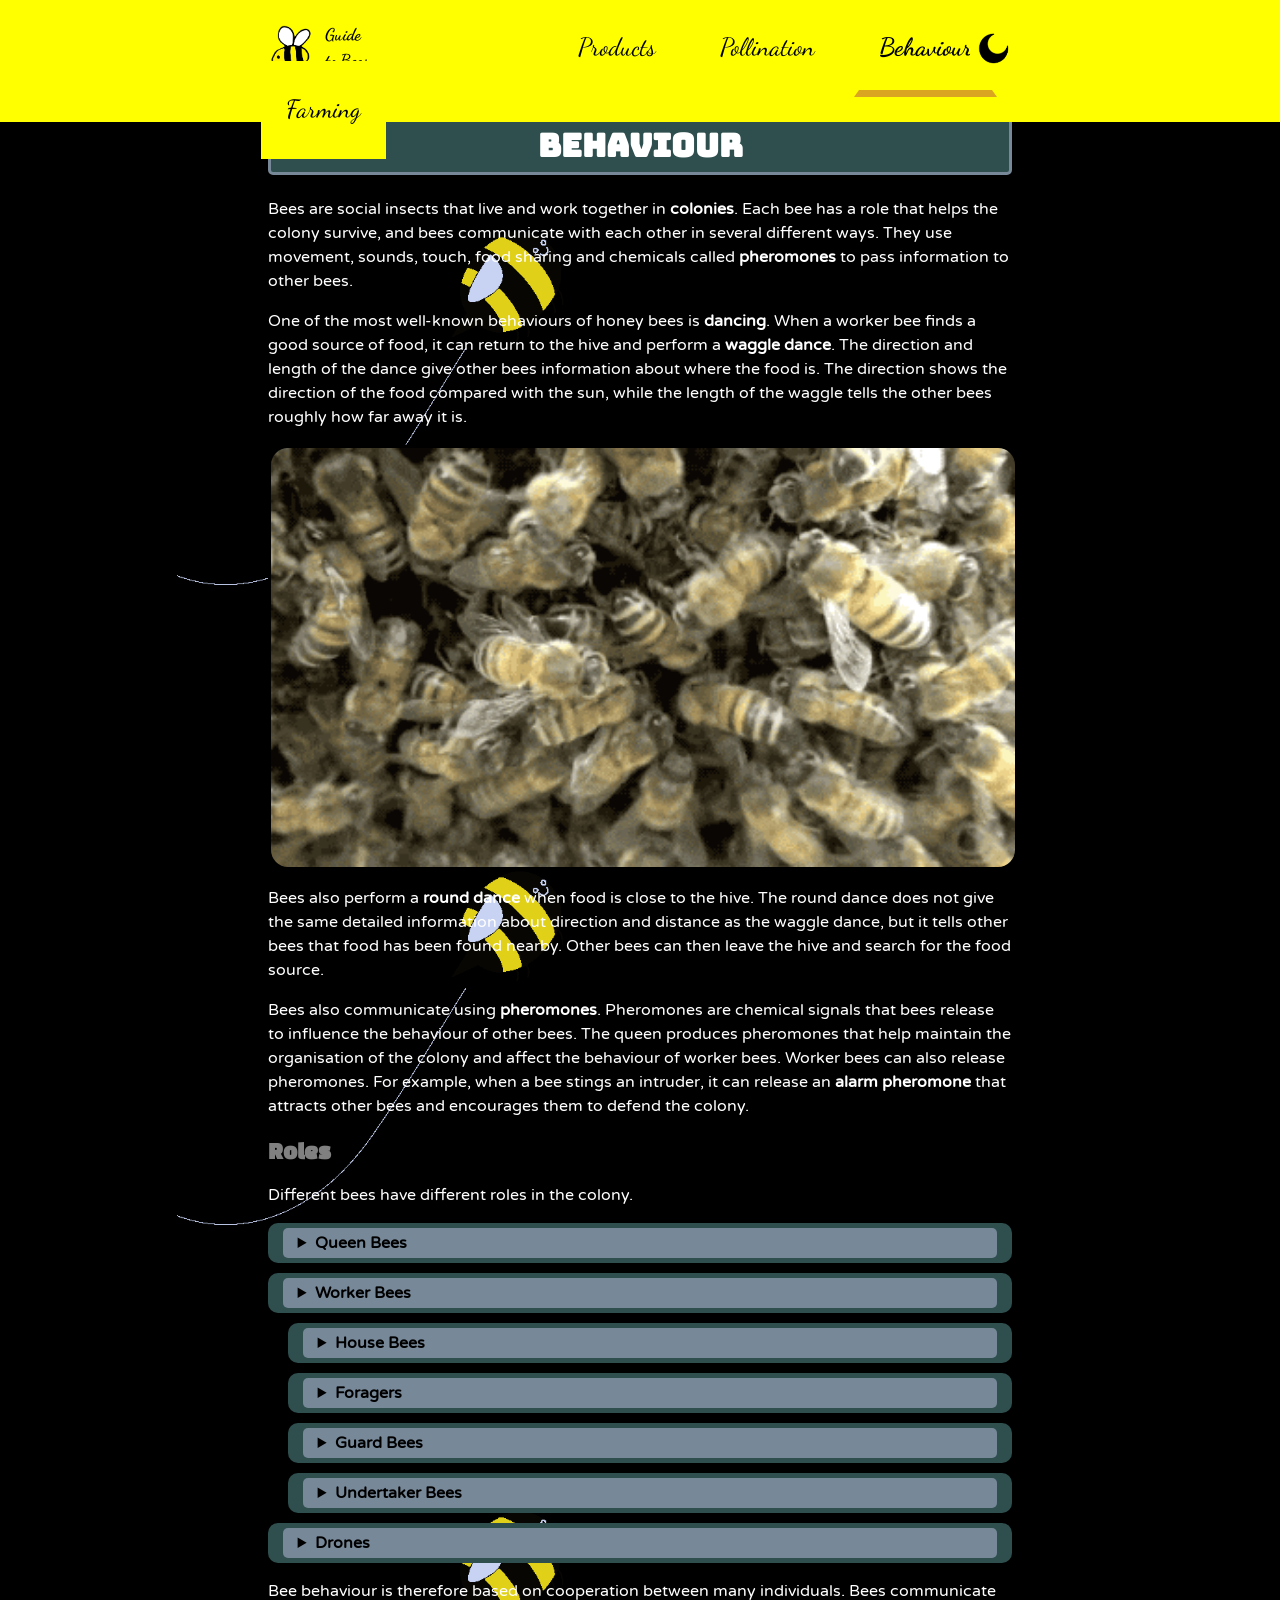
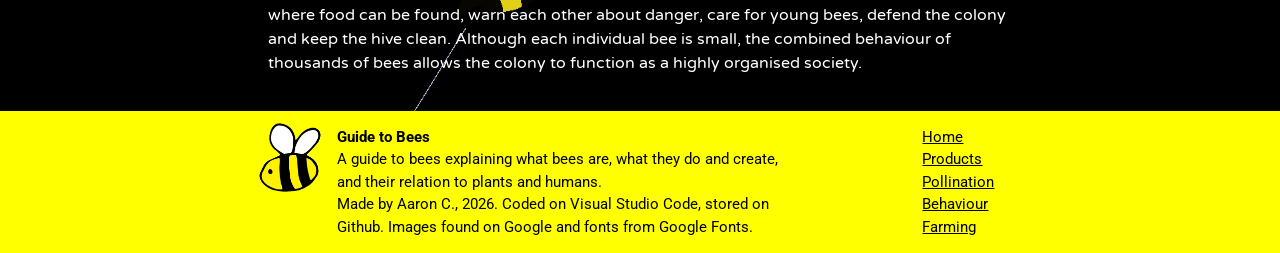
<file: bees/behaviour.html>
<html lang="en" dir="ltr">
    <head>
        <title>Behaviour</title>
        <link rel="stylesheet" href="main.css">
    </head>
    <body>
        <header>
            <a class="both" id="logo" href="index.html"><div class="container"><img class="logo" src="images/beeter.png" alt="A simple bee logo."></div>
            <div class="name"><p>Guide<br>to Bees</p></div></a>
            <a class="page" href="combs.html">Products</a>
            <a class="page" href="plants.html">Pollination</a>
            <a class="page current" href="behaviour.html">Behaviour</a>
            <a class="page" href="humans.html">Farming</a>
            <button type="button" class="dark" id="switch"><img class="icon" id="sunmoon" src="images/moon.png"></button>
        </header>
        <main>
            <h1>Behaviour</h1>
            <p>Bees are social insects that live and work together in <strong>colonies</strong>. Each bee has a role that helps the colony survive, and bees 
                communicate with each other in several different ways. They use movement, sounds, touch, food sharing and chemicals called 
                <strong>pheromones</strong> to pass information to other bees.</p>
            <p>One of the most well-known behaviours of honey bees is <strong>dancing</strong>. When a worker bee finds a good source of food, it can return 
                to the hive and perform a <strong>waggle dance</strong>. The direction and length of the dance give other bees information about where the 
                food is. The direction shows the direction of the food compared with the sun, while the length of the waggle tells the other 
                bees roughly how far away it is.</p>
            <img class="picture" src="images/bees.gif" alt="A gif of many bees packed together and moving.">
            <p>Bees also perform a <strong>round dance</strong> when food is close to the hive. The round dance does not give the same detailed information 
                about direction and distance as the waggle dance, but it tells other bees that food has been found nearby. Other bees can 
                then leave the hive and search for the food source.</p>
            <p>Bees also communicate using <strong>pheromones</strong>. Pheromones are chemical signals that bees release to influence the behaviour of other 
                bees. The queen produces pheromones that help maintain the organisation of the colony and affect the behaviour of worker bees. Worker bees 
                can also release pheromones. For example, when a bee stings an intruder, it can release an <strong>alarm pheromone</strong> that attracts 
                other bees and encourages them to defend the colony.</p>
            <h2>Roles</h2>
            <p>Different bees have different roles in the colony.</p>
            <details>
                <summary>Queen Bees</summary>
                <p>The <strong>queen</strong> is the main reproductive female and her most important role is 
                to lay eggs. A healthy queen can lay a large number of eggs, allowing the colony to grow and replace bees that die.</p>
            </details>
            <details>
                <summary>Worker Bees</summary>
                <p>Most of the bees in a colony are <strong>worker bees</strong>. Worker bees are female and do not normally reproduce. They perform many 
                different jobs during their lives. The roles of worker bees are not always fixed. A worker bee can change jobs as it 
                gets older or as the needs of the colony change. For example, if the colony needs more guards, some bees may begin 
                guarding the entrance instead of performing another task. This allows the colony to respond to changes in its 
                environment.</p>
            </details>
            <details class="sub-detail">
                <summary>House Bees</summary>
                <p>Young worker bees usually start off as <strong>house bees</strong>, they stay inside the hive and clean cells, feed larvae and care for 
                the queen. As they get older, they can produce wax, build honeycomb, receive food from returning foragers and guard the 
                entrance of the hive. They also help to maintain the temperature of the hive by fanning their wings to circulate air.</p>
            </details>
            <details class="sub-detail">
                <summary>Foragers</summary>
                <p>Older worker bees often become <strong>foragers</strong>. Foragers leave the hive to collect nectar, pollen, water and other resources. They 
                remember the locations of useful <strong>flowers</strong> and can communicate information about good food sources to other bees through their 
                dances.</p>
            </details>
            <details class="sub-detail">
                <summary>Guard Bees</summary>
                <p>Some worker bees act as <strong>guard bees</strong>. They stay near the entrance of the hive and inspect bees that are trying to enter. They 
                can recognise members of their own colony by their smell and can attack animals or insects that threaten the hive.</p>
            </details>
            <details class="sub-detail">
                <summary>Undertaker Bees</summary>
                <p>Another important role is that of the <strong>undertaker bee</strong>. These worker bees remove dead bees and other unwanted material from the 
                hive. Removing dead bodies helps keep the colony clean and reduces the risk of disease spreading.</p>
            </details>
            <details>
                <summary>Drones</summary>
                <p>Male bees are called <strong>drones</strong>. Their main role is to mate with queens from other colonies. Drones do not collect food or raise 
                young, and they do not have a sting. During times when food is scarce, worker bees may prevent drones from being fed or force 
                them out of the colony.</p>
            </details>
            <p>Bee behaviour is therefore based on cooperation between many individuals. Bees communicate where food can be found, warn each 
                other about danger, care for young bees, defend the colony and keep the hive clean. Although each individual bee is small, 
                the combined behaviour of thousands of bees allows the colony to function as a highly organised society.</p>
        </main>
        <footer>
            <div class="ankle">
                <img class="beeter" src="images/beeter.png" alt="A simple bee logo.">
            </div>
            <div class="heel">
                <p><strong>Guide to Bees</strong><br>
                A guide to bees explaining what bees are, what they do and create, and their relation to plants and humans.<br>
                Made by Aaron C., 2026. Coded on Visual Studio Code, stored on Github. Images found on Google and fonts from Google Fonts.</p>
            </div>
            <div class="ball">
                <p><a class="toe" href="index.html">Home</a><br>
                <a class="toe" href="combs.html">Products</a><br>
                <a class="toe" href="plants.html">Pollination</a><br>
                <a class="toe" href="behaviour.html">Behaviour</a><br>
                <a class="toe" href="humans.html">Farming</a></p>
            </div>
        </footer>
        <script>
            var r = document.querySelector(':root');
            const userTheme = localStorage.getItem('theme');
            const btn = document.getElementById("switch");
            const logo = document.getElementById("logo");
            const sunmoon = document.getElementById("sunmoon");
            const root = document.documentElement;
            const savedTheme = localStorage.getItem('theme');

            if (savedTheme === 'light') {
                root.setAttribute('theme', 'light');
                sunmoon.src = 'images/sun.png';
            } else {
                root.removeAttribute('theme');
                sunmoon.src = 'images/moon.png';
            }
            
            btn.addEventListener("click", function () {
                if (root.getAttribute('theme') === 'light') {
                    localStorage.setItem('theme', 'dark');
                    root.removeAttribute('theme');
                    sunmoon.src = 'images/moon.png';
                } else {
                    localStorage.setItem('theme', 'light');
                    root.setAttribute('theme', 'light');
                    sunmoon.src='images/sun.png';
                }
            });
            
            logo.addEventListener("mouseover", function () {
                r.style.setProperty('--bob', 'top');
                r.style.setProperty('--fstyle', 'italic');
            });
            logo.addEventListener("mouseout", function () {
                r.style.setProperty('--bob', 'middle');
                r.style.setProperty('--fstyle', 'normal');
            });
        </script>
    </body>
</html>
</file>
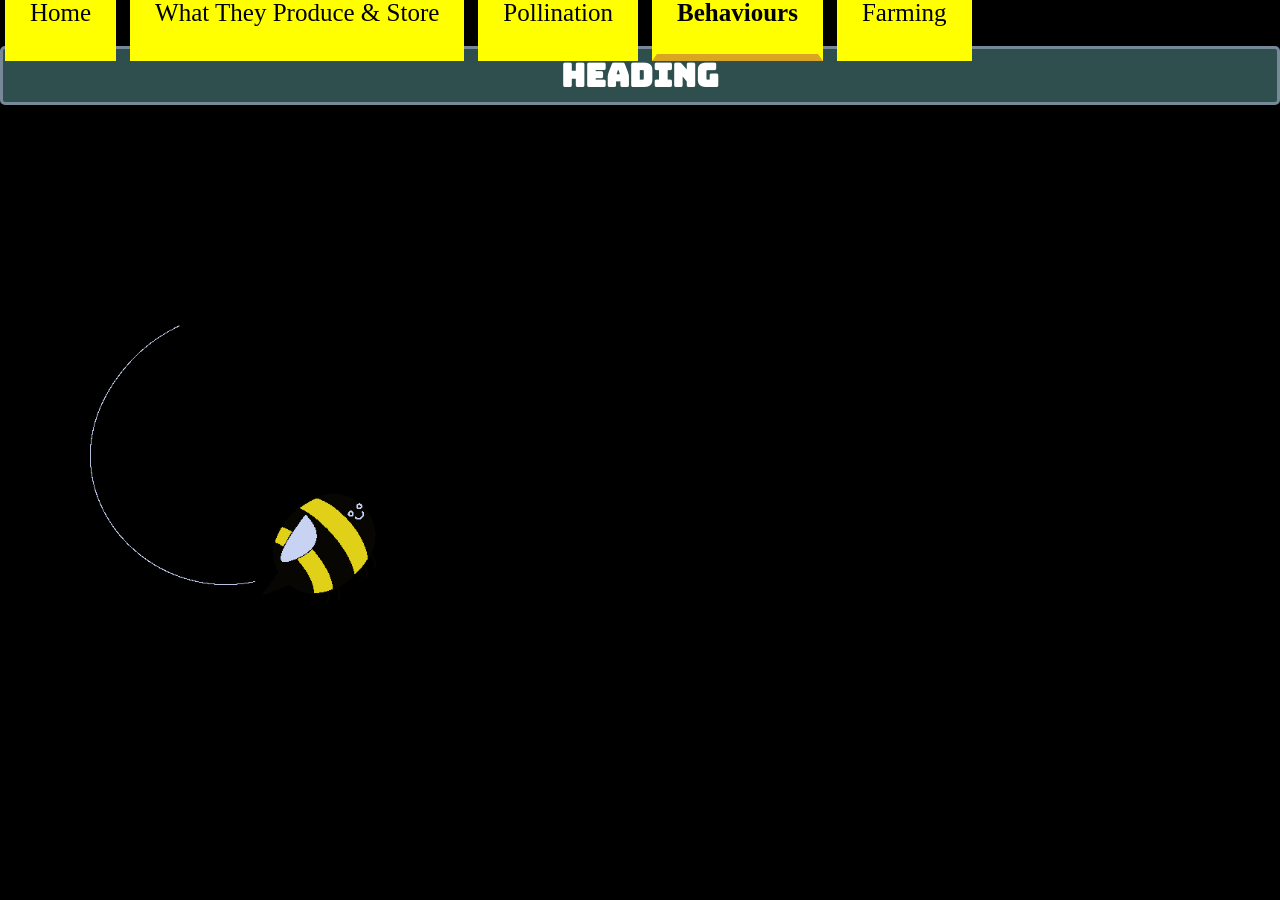
<file: bees/behaviours.html>
<html>
    <head>
        <title>Behaviours</title>
        <link rel="stylesheet" href="main.css">
    </head>
    <body>
        <div class="top-bar">
            <a class="page" href="index.html">Home</a>
            <a class="page" href="combs.html">What They Produce & Store</a>
            <a class="page" href="plants.html">Pollination</a>
            <a class="page current" href="behaviours.html">Behaviours</a>
            <a class="page" href="humans.html">Farming</a>
        </div>
        <div class="content">
            <h1>Heading</h1>
            <p>info</p>
        </div>
    </body>
</html>
</file>
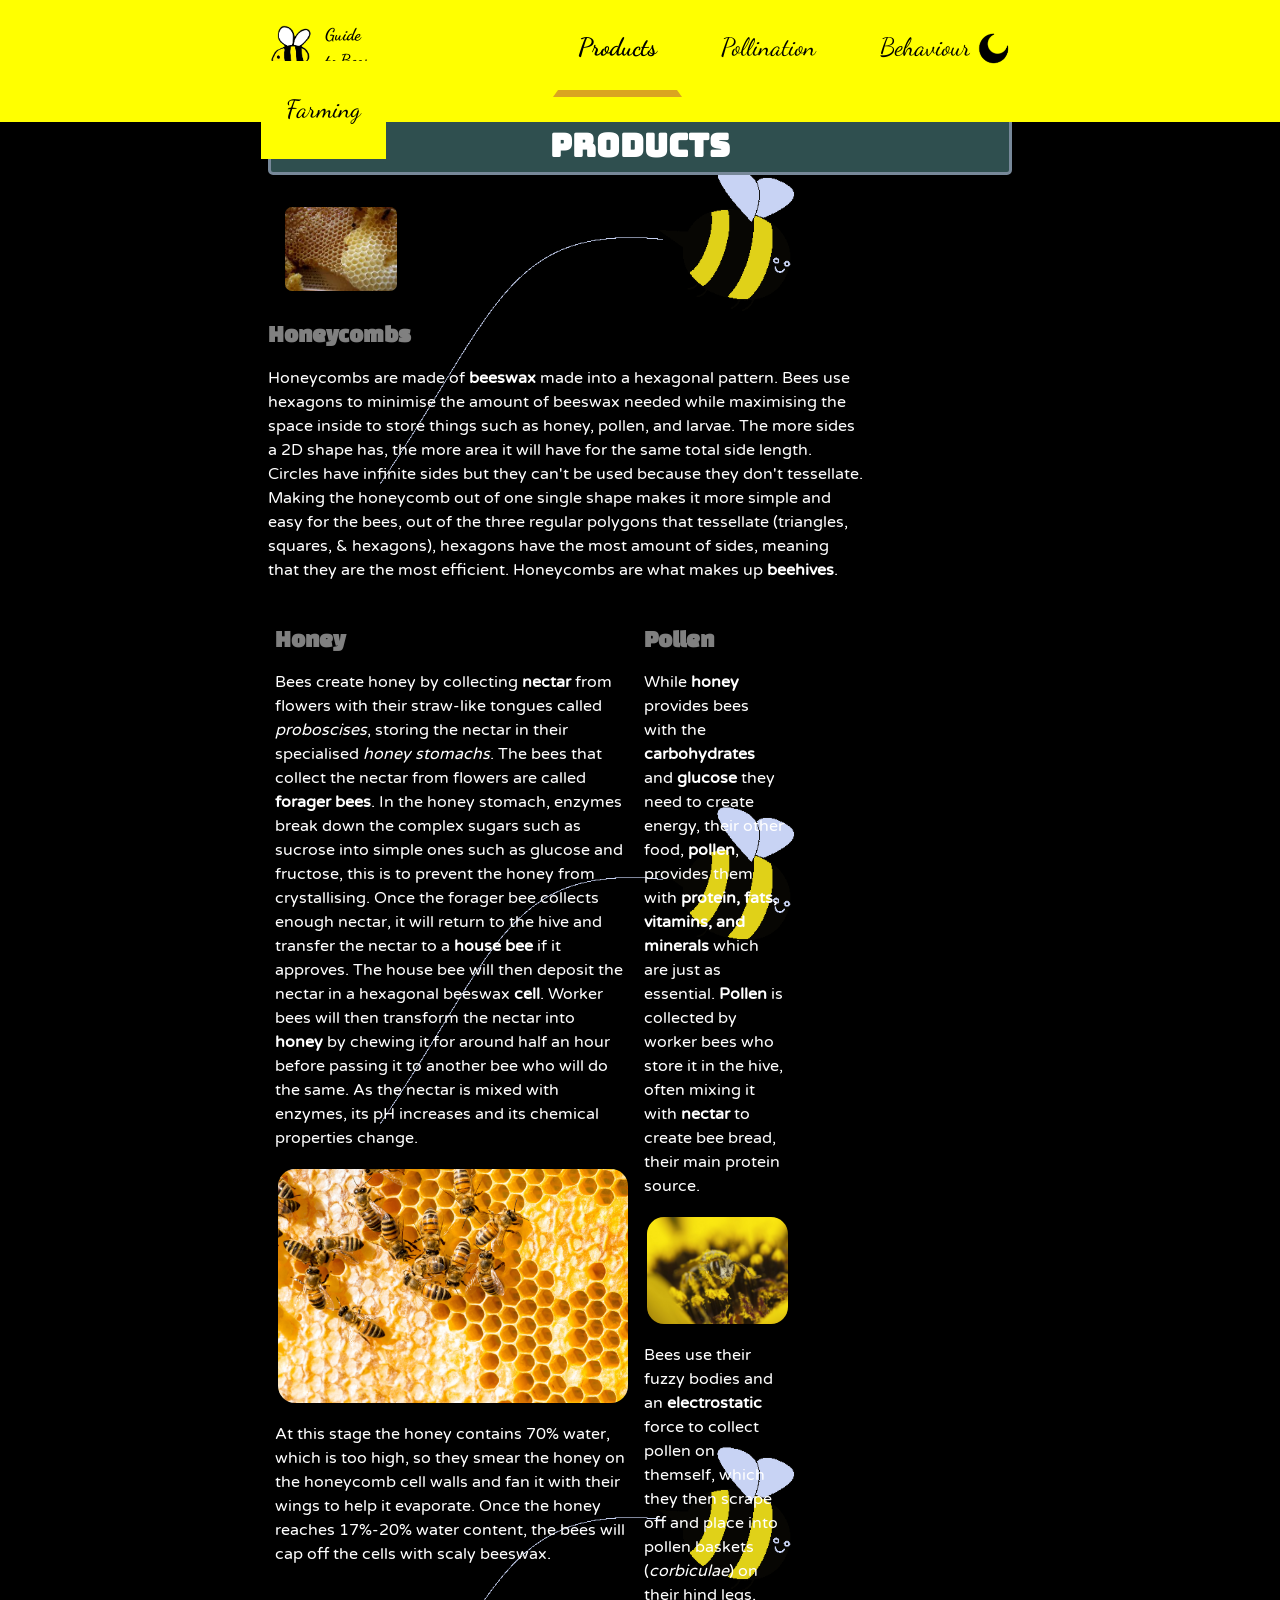
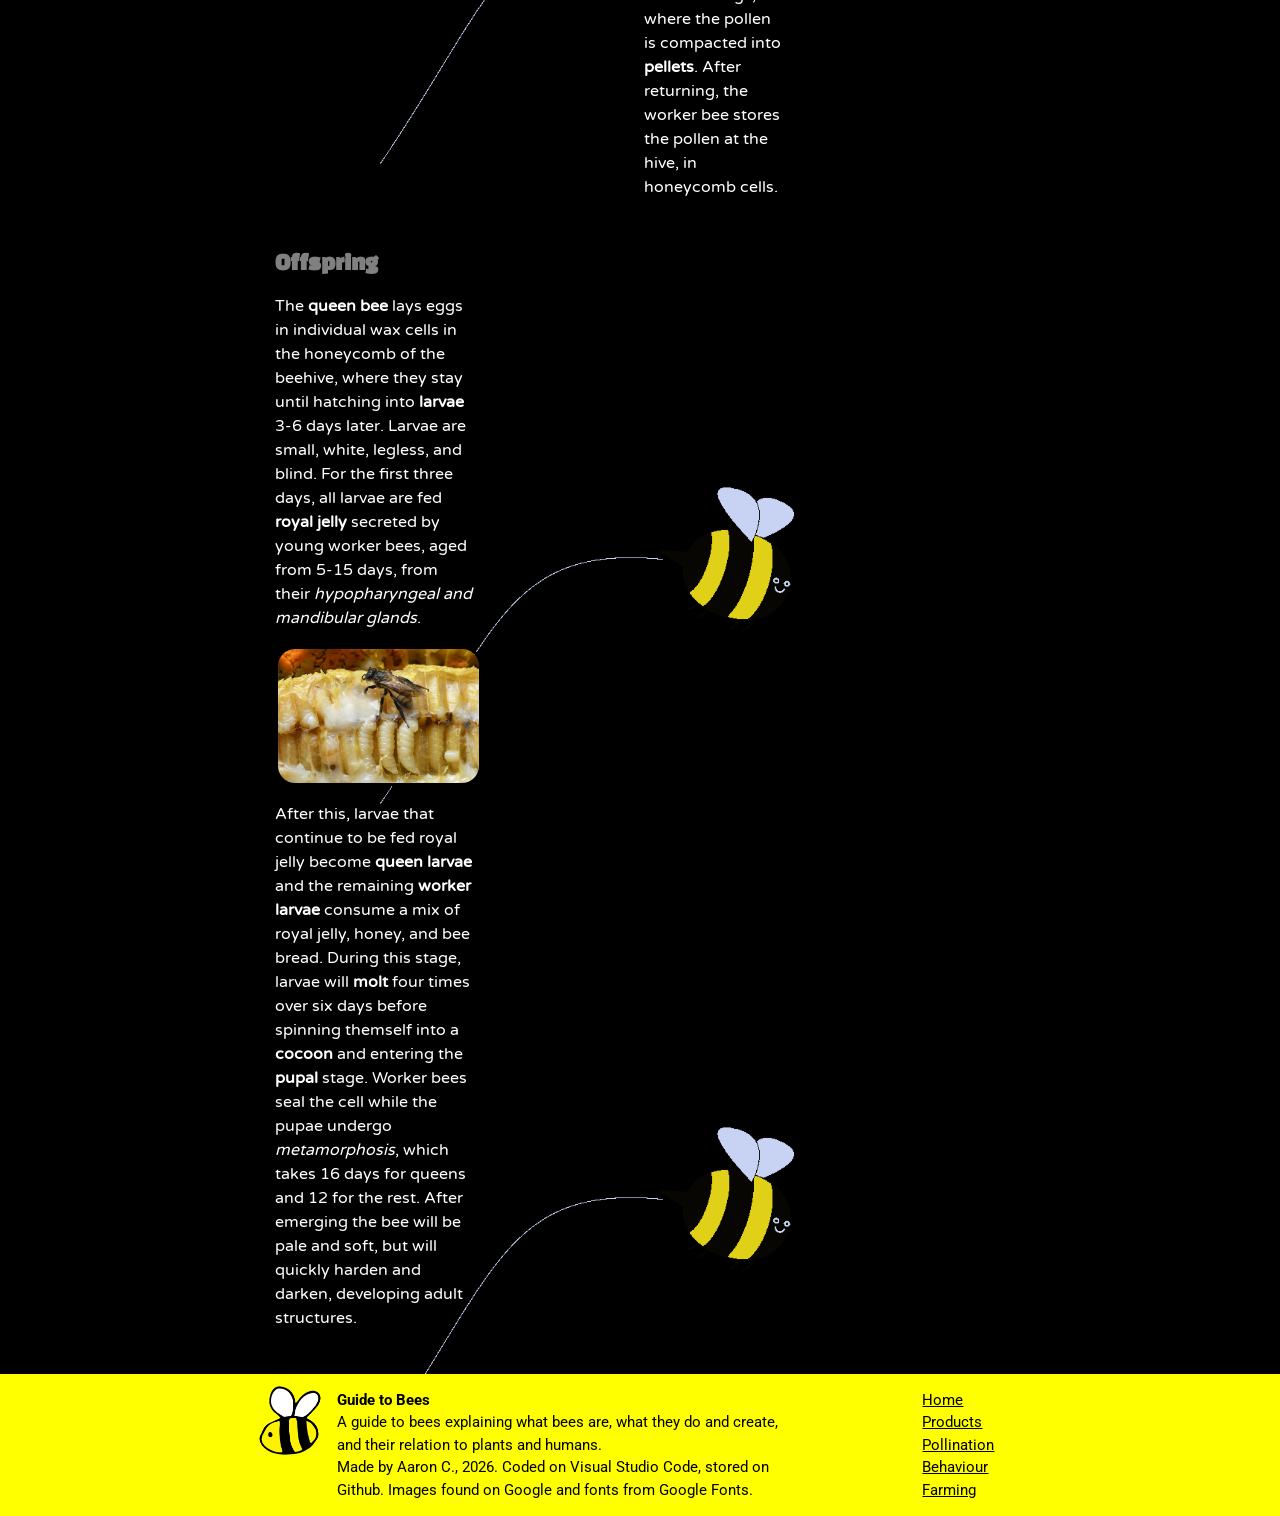
<file: bees/combs.html>
<html lang="en" dir="ltr">
    <head>
        <title>Products</title>
        <link rel="stylesheet" href="main.css">
    </head>
    <body>
        <header>
            <a class="both" id="logo" href="index.html"><div class="container"><img class="logo" src="images/beeter.png" alt="A simple bee logo."></div>
            <div class="name"><p>Guide<br>to Bees</p></div></a>
            <a class="page current" href="combs.html">Products</a>
            <a class="page" href="plants.html">Pollination</a>
            <a class="page" href="behaviour.html">Behaviour</a>
            <a class="page" href="humans.html">Farming</a>
            <button type="button" class="dark" id="switch"><img class="icon" id="sunmoon" src="images/moon.png"></button>
        </header>
        <main>
            <h1>Products</h1>
            <img class="picture comb" src="images/comb2.jpeg" alt="A picture of honeycombs.">
            <div class="side">
                <h2>Honeycombs</h2>
                <p>Honeycombs are made of <strong>beeswax</strong> made into a hexagonal pattern. Bees use 
                hexagons to minimise the amount of beeswax needed while maximising the space inside to 
                store things such as honey, pollen, and larvae. The more sides a 2D shape has, the more 
                area it will have for the same total side length. Circles have infinite sides but they 
                can't be used because they don't tessellate. Making the honeycomb out of one single 
                shape makes it more simple and easy for the bees, out of the three regular polygons that 
                tessellate (triangles, squares, & hexagons), hexagons have the most amount of sides, 
                meaning that they are the most efficient. Honeycombs are what makes up 
                <strong>beehives</strong>.</p>
            </div>
            <section class="a">
                <h2>Honey</h2>
                <p>Bees create honey by collecting <strong>nectar</strong> from flowers with their straw-like tongues called 
                <em>proboscises</em>, storing the nectar in their specialised <em>honey stomachs</em>. The bees that collect the nectar 
                from flowers are called <strong>forager bees</strong>. In the honey stomach, enzymes break down the complex sugars such as 
                sucrose into simple ones such as glucose and fructose, this is to prevent the honey from crystallising. Once the forager bee 
                collects enough nectar, it will return to the hive and transfer the nectar to a <strong>house bee</strong> if it approves. 
                The house bee will then deposit the nectar in a hexagonal beeswax <strong>cell</strong>. Worker bees will then transform the 
                nectar into <strong>honey</strong> by chewing it for around half an hour before passing it to another bee who will do the 
                same. As the nectar is mixed with enzymes, its pH increases and its chemical properties change.</p><img class="picture" src="images/honey2.jpg" alt="Picture of bees on a honey-filled honeycomb."><p>At this stage the honey 
                contains 70% water, which is too high, so they smear the honey on the honeycomb cell walls and fan it with their wings to 
                help it evaporate. Once the honey reaches 17%-20% water content, the bees will cap off the cells with scaly beeswax.</p>
            </section>
            <section class="b">
                <h2>Pollen</h2>
                <p>While <strong>honey</strong> provides bees with the <strong>carbohydrates</strong> and <strong>glucose</strong> they need 
                to create energy, their other food, <strong>pollen</strong>, provides them with <strong>protein, fats, vitamins, and 
                minerals</strong> which are just as essential. <strong>Pollen</strong> is collected by worker bees who store it in the hive, 
                often mixing it with <strong>nectar</strong> to create bee bread, their main protein source.</p><img class="picture" src="images/pollen.jpg" alt="Picture of a bee covered in pollen."><p>Bees use their fuzzy bodies and 
                an <strong>electrostatic</strong> force to collect pollen on themself, which they then scrape off and place into pollen baskets 
                (<em>corbiculae</em>) on their hind legs, where the pollen is compacted into <strong>pellets</strong>. After returning, the 
                worker bee stores the pollen at the hive, in honeycomb cells.</p>
            </section>
            <section class="c">
                <h2>Offspring</h2>
                <p>The <strong>queen bee</strong> lays eggs in individual wax cells in the honeycomb of the beehive, where they stay until 
                    hatching into <strong>larvae</strong> 3-6 days later. Larvae are small, white, legless, and blind. For the first three 
                    days, all larvae are fed <strong>royal jelly</strong> secreted by young worker bees, aged from 5-15 days, from their 
                    <em>hypopharyngeal and mandibular glands</em>.</p><img class="picture" src="images/larvae.jpg" alt="Picture of several bee larvae."><p>After this, larvae that continue to be fed royal jelly become <strong>queen 
                    larvae</strong> and the remaining <strong>worker larvae</strong> consume a mix of royal jelly, honey, and bee bread. 
                    During this stage, larvae will <strong>molt</strong> four times over six days before spinning themself into a 
                    <strong>cocoon</strong> and entering the <strong>pupal</strong> stage. Worker bees seal the cell while the pupae undergo 
                    <em>metamorphosis</em>, which takes 16 days for queens and 12 for the rest. After emerging the bee will be pale and soft, 
                    but will quickly harden and darken, developing adult structures.</p>
            </section>
        </main>
        <footer>
            <div class="ankle">
                <img class="beeter" src="images/beeter.png" alt="A simple bee logo.">
            </div>
            <div class="heel">
                <p><strong>Guide to Bees</strong><br>
                A guide to bees explaining what bees are, what they do and create, and their relation to plants and humans.<br>
                Made by Aaron C., 2026. Coded on Visual Studio Code, stored on Github. Images found on Google and fonts from Google Fonts.</p>
            </div>
            <div class="ball">
                <p><a class="toe" href="index.html">Home</a><br>
                <a class="toe" href="combs.html">Products</a><br>
                <a class="toe" href="plants.html">Pollination</a><br>
                <a class="toe" href="behaviour.html">Behaviour</a><br>
                <a class="toe" href="humans.html">Farming</a></p>
            </div>
        </footer>
        <script>
            var r = document.querySelector(':root');
            const userTheme = localStorage.getItem('theme');
            const btn = document.getElementById("switch");
            const logo = document.getElementById("logo");
            const sunmoon = document.getElementById("sunmoon");
            const root = document.documentElement;
            const savedTheme = localStorage.getItem('theme');

            if (savedTheme === 'light') {
                root.setAttribute('theme', 'light');
                sunmoon.src = 'images/sun.png';
            } else {
                root.removeAttribute('theme');
                sunmoon.src = 'images/moon.png';
            }
            
            btn.addEventListener("click", function () {
                if (root.getAttribute('theme') === 'light') {
                    localStorage.setItem('theme', 'dark');
                    root.removeAttribute('theme');
                    sunmoon.src = 'images/moon.png';
                } else {
                    localStorage.setItem('theme', 'light');
                    root.setAttribute('theme', 'light');
                    sunmoon.src='images/sun.png';
                }
            });
            
            logo.addEventListener("mouseover", function () {
                r.style.setProperty('--bob', 'top');
                r.style.setProperty('--fstyle', 'italic');
            });
            logo.addEventListener("mouseout", function () {
                r.style.setProperty('--bob', 'middle');
                r.style.setProperty('--fstyle', 'normal');
            });
        </script>
    </body>
</html>
</file>
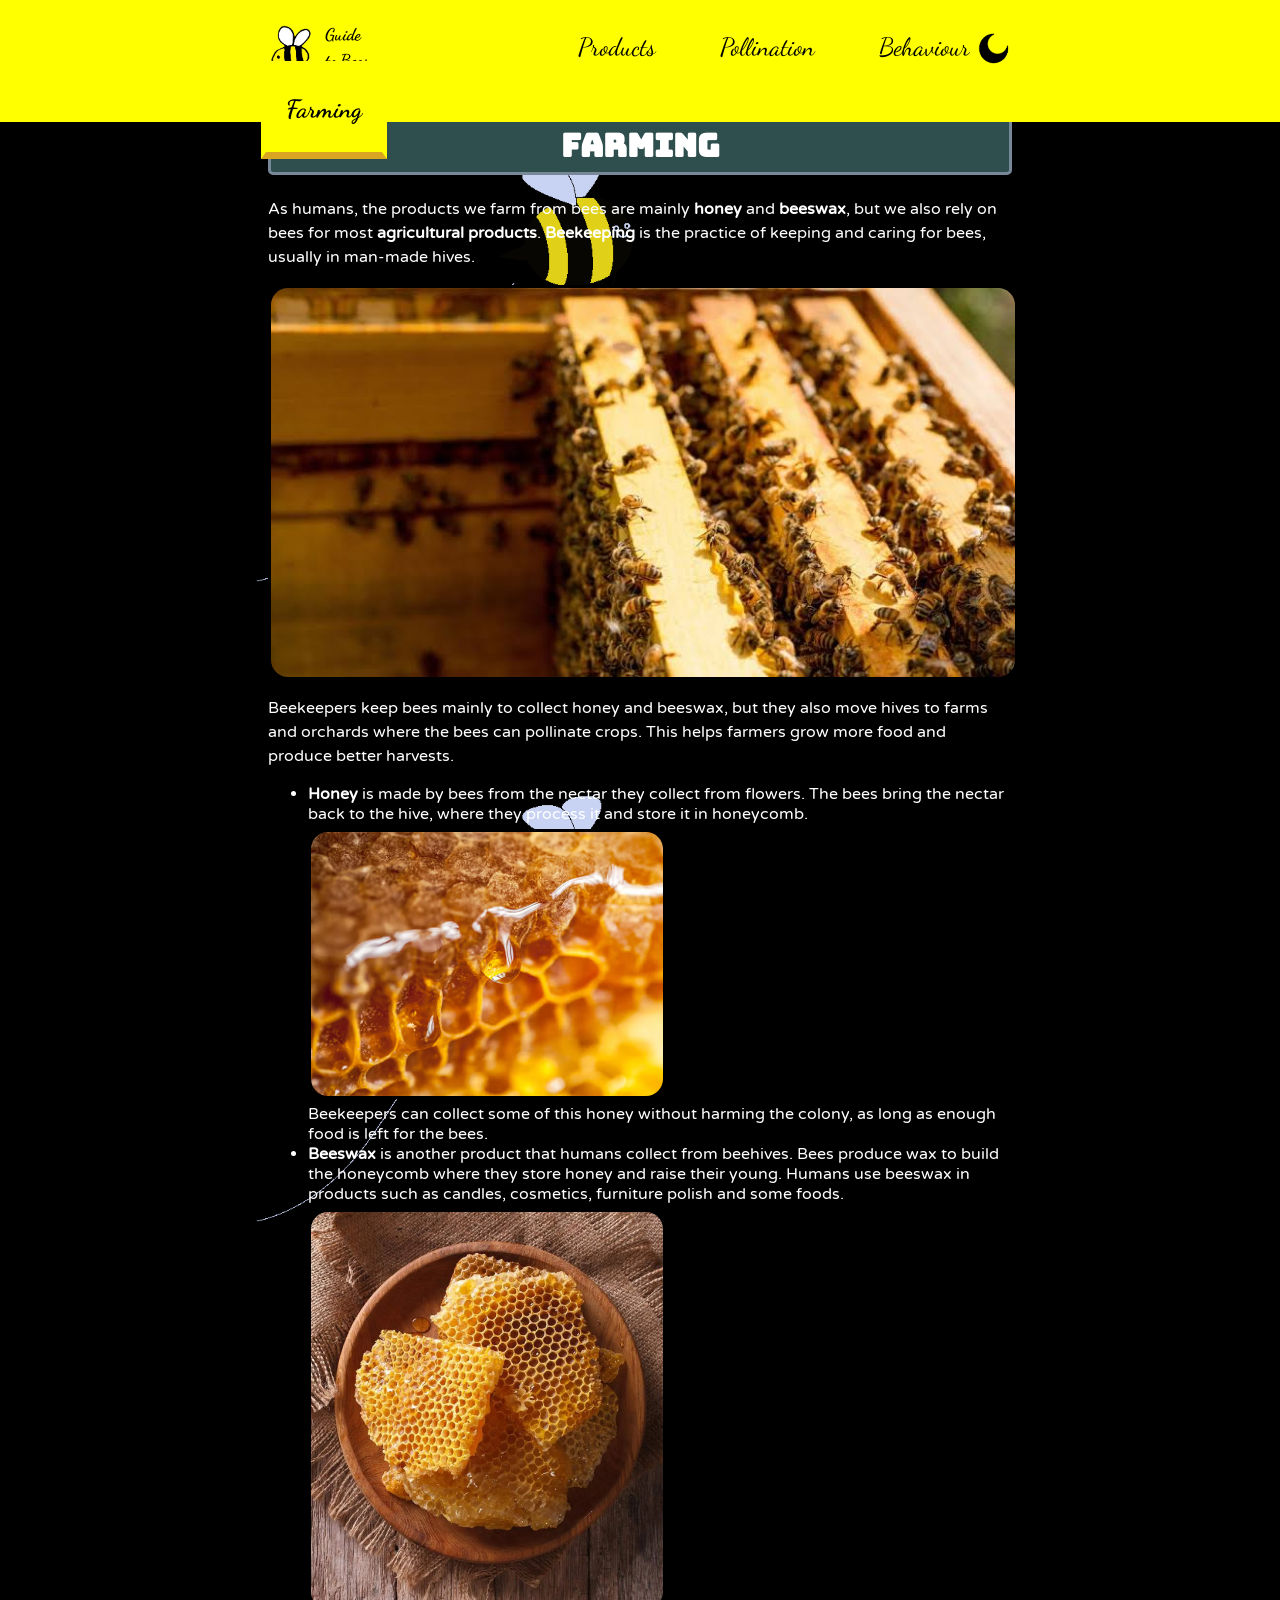
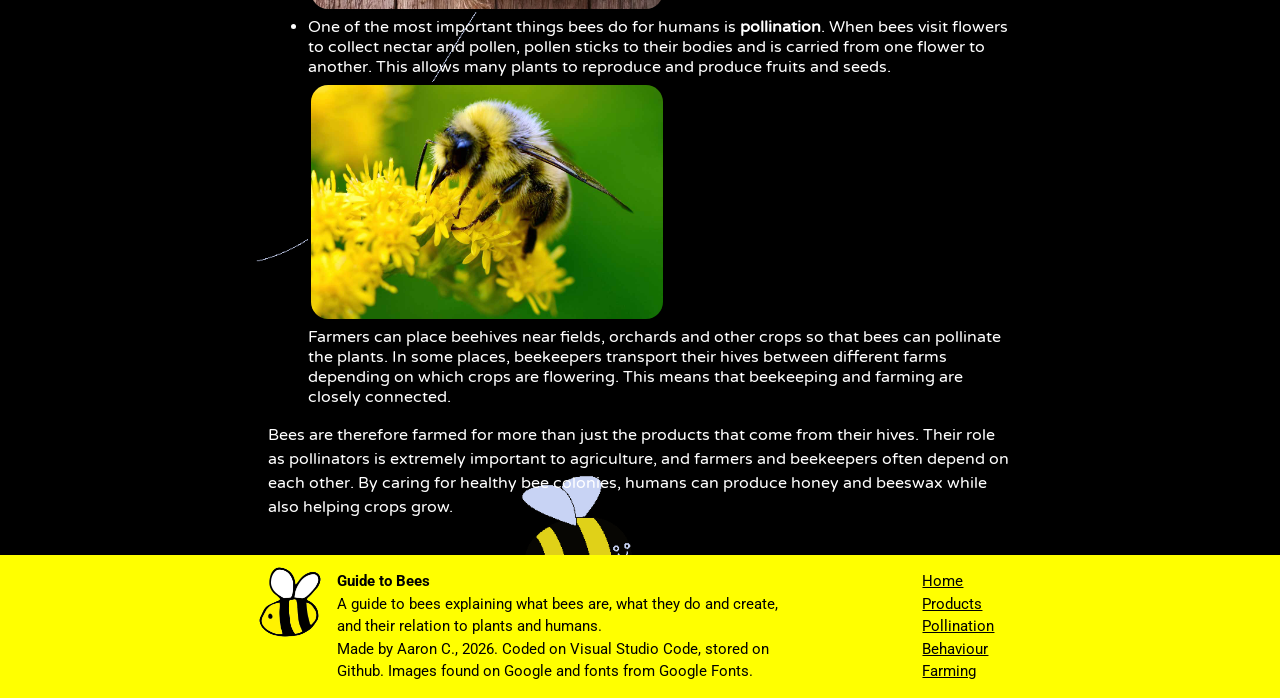
<file: bees/humans.html>
<html lang="en" dir="ltr">
    <head>
        <title>Farming</title>
        <link rel="stylesheet" href="main.css">
    </head>
    <body>
        <header>
            <a class="both" id="logo" href="index.html"><div class="container"><img class="logo" src="images/beeter.png" alt="A simple bee logo."></div>
            <div class="name"><p>Guide<br>to Bees</p></div></a>
            <a class="page" href="combs.html">Products</a>
            <a class="page" href="plants.html">Pollination</a>
            <a class="page" href="behaviour.html">Behaviour</a>
            <a class="page current" href="humans.html">Farming</a>
            <button type="button" class="dark" id="switch"><img class="icon" id="sunmoon" src="images/moon.png"></button>
        </header>
        <main>
            <h1>Farming</h1>
            <p>As humans, the products we farm from bees are mainly <strong>honey</strong> and <strong>beeswax</strong>, but we also rely on 
                bees for most <strong>agricultural products</strong>. <strong>Beekeeping</strong> is the practice of keeping and caring for 
                bees, usually in man-made hives.</p><img class="picture" src="images/beehive2.jpg" alt="Picture of a manmade beehive.">
                <p>Beekeepers keep bees mainly to collect honey and beeswax, 
                but they also move hives to farms and orchards where the bees can pollinate crops. This 
                helps farmers grow more food and produce better harvests.</p>
            <ul>
                <li><strong>Honey</strong> is made by bees from the nectar they collect from flowers. The bees bring the 
                    nectar back to the hive, where they process it and store it in honeycomb.
                    <img class="picture embedded" src="images/honey.avif" alt="Picture of honey dripping over a 
                    honeycomb.">Beekeepers can collect some of this honey without harming the colony, as 
                    long as enough food is left for the bees.</li>
                <li><strong>Beeswax</strong> is another product that humans collect from beehives. Bees produce wax to build 
                    the honeycomb where they store honey and raise their young. Humans use beeswax in 
                    products such as candles, cosmetics, furniture polish and some foods. <img class="picture embedded" src="images/beeswax.webp" alt="Picture of several chunks of honeycomb in a bowl."></li>
                <li>One of the most important things bees do for humans is <strong>pollination</strong>. When bees visit 
                    flowers to collect nectar and pollen, pollen sticks to their bodies and is carried from 
                    one flower to another. This allows many plants to reproduce and produce fruits and 
                    seeds.<img class="picture embedded" src="images/bee2.jpg" alt="Picture of a bee on a yellow flower.">Farmers can place beehives near fields, orchards and other crops so that bees can 
                    pollinate the plants. In some places, beekeepers transport their hives between different 
                    farms depending on which crops are flowering. This means that beekeeping and farming are 
                    closely connected.</li>
            </ul>
            <p>Bees are therefore farmed for more than just the products that come from their hives. Their 
                role as pollinators is extremely important to agriculture, and farmers and beekeepers often 
                depend on each other. By caring for healthy bee colonies, humans can produce honey and 
                beeswax while also helping crops grow.</p>
        </main>
        <footer>
            <div class="ankle">
                <img class="beeter" src="images/beeter.png" alt="A simple bee logo.">
            </div>
            <div class="heel">
                <p><strong>Guide to Bees</strong><br>
                A guide to bees explaining what bees are, what they do and create, and their relation to plants and humans.<br>
                Made by Aaron C., 2026. Coded on Visual Studio Code, stored on Github. Images found on Google and fonts from Google Fonts.</p>
            </div>
            <div class="ball">
                <p><a class="toe" href="index.html">Home</a><br>
                <a class="toe" href="combs.html">Products</a><br>
                <a class="toe" href="plants.html">Pollination</a><br>
                <a class="toe" href="behaviour.html">Behaviour</a><br>
                <a class="toe" href="humans.html">Farming</a></p>
            </div>
        </footer>
        <script>
            var r = document.querySelector(':root');
            const userTheme = localStorage.getItem('theme');
            const btn = document.getElementById("switch");
            const logo = document.getElementById("logo");
            const sunmoon = document.getElementById("sunmoon");
            const root = document.documentElement;
            const savedTheme = localStorage.getItem('theme');

            if (savedTheme === 'light') {
                root.setAttribute('theme', 'light');
                sunmoon.src = 'images/sun.png';
            } else {
                root.removeAttribute('theme');
                sunmoon.src = 'images/moon.png';
            }
            
            btn.addEventListener("click", function () {
                if (root.getAttribute('theme') === 'light') {
                    localStorage.setItem('theme', 'dark');
                    root.removeAttribute('theme');
                    sunmoon.src = 'images/moon.png';
                } else {
                    localStorage.setItem('theme', 'light');
                    root.setAttribute('theme', 'light');
                    sunmoon.src='images/sun.png';
                }
            });
            
            logo.addEventListener("mouseover", function () {
                r.style.setProperty('--bob', 'top');
                r.style.setProperty('--fstyle', 'italic');
            });
            logo.addEventListener("mouseout", function () {
                r.style.setProperty('--bob', 'middle');
                r.style.setProperty('--fstyle', 'normal');
            });
        </script>
    </body>
</html>
</file>
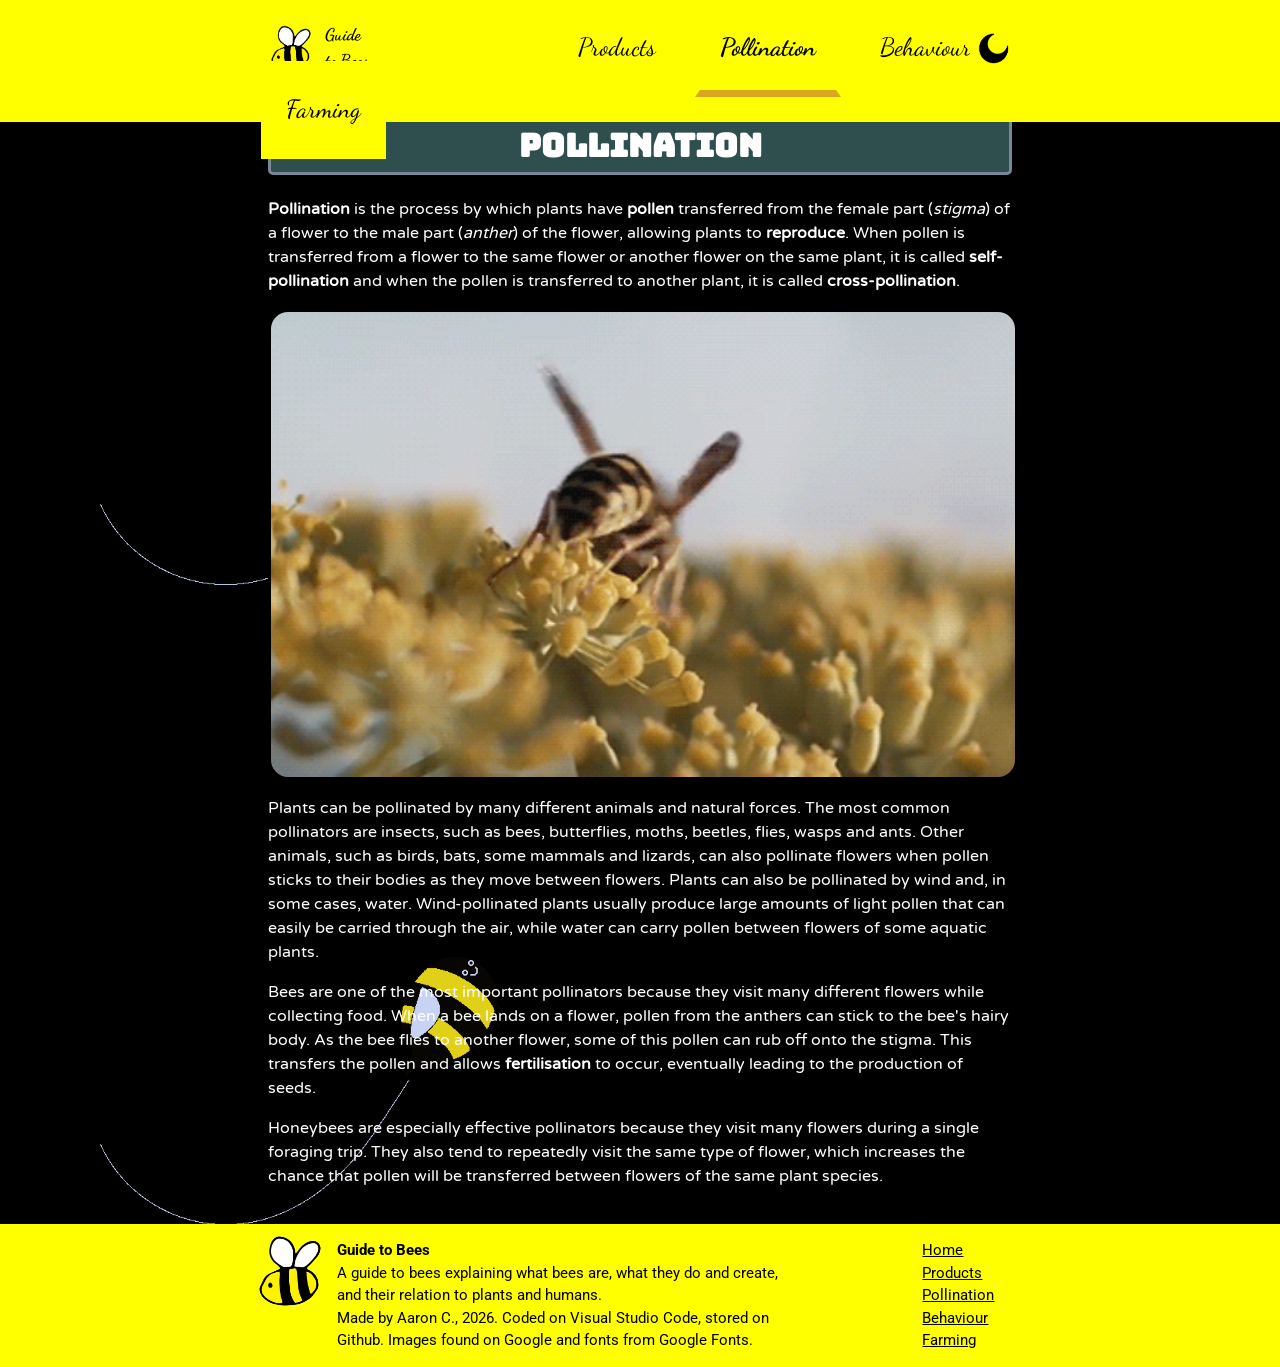
<file: bees/plants.html>
<html lang="en" dir="ltr">
    <head>
        <title>Pollination</title>
        <link rel="stylesheet" href="main.css">
    </head>
    <body>
        <header>
            <a class="both" id="logo" href="index.html"><div class="container"><img class="logo" src="images/beeter.png" alt="A simple bee logo."></div>
            <div class="name"><p>Guide<br>to Bees</p></div></a>
            <a class="page" href="combs.html">Products</a>
            <a class="page current" href="plants.html">Pollination</a>
            <a class="page" href="behaviour.html">Behaviour</a>
            <a class="page" href="humans.html">Farming</a>
            <button type="button" class="dark" id="switch"><img class="icon" id="sunmoon" src="images/moon.png"></button>
        </header>
        <main>
            <h1>Pollination</h1>
            <p><strong>Pollination</strong> is the process by which plants have <strong>pollen</strong> 
            transferred from the female part (<em>stigma</em>) of a flower to the male part 
            (<em>anther</em>) of the flower, allowing plants to <strong>reproduce</strong>. When 
            pollen is transferred from a flower to the same flower or another flower on the same 
            plant, it is called <strong>self-pollination</strong> and when the pollen is transferred 
            to another plant, it is called <strong>cross-pollination</strong>.</p>
            <img class="picture" src="images/flower_bee.gif" alt="A gif of a bee flying off a flower.">
            <p>Plants can be pollinated by many different animals and natural forces. The most common 
            pollinators are insects, such as bees, butterflies, moths, beetles, flies, wasps and ants. 
            Other animals, such as birds, bats, some mammals and lizards, can also pollinate flowers 
            when pollen sticks to their bodies as they move between flowers. Plants can also be 
            pollinated by wind and, in some cases, water. Wind-pollinated plants usually produce large 
            amounts of light pollen that can easily be carried through the air, while water can carry 
            pollen between flowers of some aquatic plants.</p>
            <p>Bees are one of the most important pollinators because they visit many different flowers 
            while collecting food. When a bee lands on a flower, pollen from the anthers can stick to 
            the bee's hairy body. As the bee flies to another flower, some of this pollen can rub off 
            onto the stigma. This transfers the pollen and allows <strong>fertilisation</strong> to 
            occur, eventually leading to the production of seeds.</p>
            <p>Honeybees are especially effective pollinators because they visit many flowers during a 
            single foraging trip. They also tend to repeatedly visit the same type of flower, which 
            increases the chance that pollen will be transferred between flowers of the same plant 
            species.</p>
        </main>
        <footer>
            <div class="ankle">
                <img class="beeter" src="images/beeter.png" alt="A simple bee logo.">
            </div>
            <div class="heel">
                <p><strong>Guide to Bees</strong><br>
                A guide to bees explaining what bees are, what they do and create, and their relation to plants and humans.<br>
                Made by Aaron C., 2026. Coded on Visual Studio Code, stored on Github. Images found on Google and fonts from Google Fonts.</p>
            </div>
            <div class="ball">
                <p><a class="toe" href="index.html">Home</a><br>
                <a class="toe" href="combs.html">Products</a><br>
                <a class="toe" href="plants.html">Pollination</a><br>
                <a class="toe" href="behaviour.html">Behaviour</a><br>
                <a class="toe" href="humans.html">Farming</a></p>
            </div>
        </footer>
        <script>
            var r = document.querySelector(':root');
            const userTheme = localStorage.getItem('theme');
            const btn = document.getElementById("switch");
            const logo = document.getElementById("logo");
            const sunmoon = document.getElementById("sunmoon");
            const root = document.documentElement;
            const savedTheme = localStorage.getItem('theme');

            if (savedTheme === 'light') {
                root.setAttribute('theme', 'light');
                sunmoon.src = 'images/sun.png';
            } else {
                root.removeAttribute('theme');
                sunmoon.src = 'images/moon.png';
            }
            
            btn.addEventListener("click", function () {
                if (root.getAttribute('theme') === 'light') {
                    localStorage.setItem('theme', 'dark');
                    root.removeAttribute('theme');
                    sunmoon.src = 'images/moon.png';
                } else {
                    localStorage.setItem('theme', 'light');
                    root.setAttribute('theme', 'light');
                    sunmoon.src='images/sun.png';
                }
            });
            
            logo.addEventListener("mouseover", function () {
                r.style.setProperty('--bob', 'top');
                r.style.setProperty('--fstyle', 'italic');
            });
            logo.addEventListener("mouseout", function () {
                r.style.setProperty('--bob', 'middle');
                r.style.setProperty('--fstyle', 'normal');
            });
        </script>
    </body>
</html>
</file>
<file: main.css>
@import url("https://fonts.googleapis.com/css2?family=Bungee+Inline");
@import url("https://fonts.googleapis.com/css2?family=Bungee+Spice");
@import url("https://fonts.googleapis.com/css2?family=Varela+Round");
@import url("https://fonts.googleapis.com/css2?family=Dancing+Script");
@import url("https://fonts.googleapis.com/css2?family=Changa+One");
@import url("https://fonts.googleapis.com/css2?family=Roboto");

:root {
    --theme: dark;
    --primary-bg: black;
    --secondary-bg: darkslategrey;
    --tertiary-bg: lightslategrey;
    --main-text: white;
    --heading-text: white;
    --heading-font: 'Bungee Inline';
    --subheading-text: grey;
    --accent-text: black;
    --primary-accent: yellow;
    --secondary-accent: gold;
    --tertiary-accent: goldenrod;

    --fstyle: normal;
    --bob: middle;
}
html[theme='light'] {
    --theme: light;
    --primary-bg: yellow;
    --secondary-bg: gold;
    --tertiary-bg: goldenrod;
    --main-text: black;
    --heading-text: darkorange;
    --heading-font: 'Bungee Spice';
    --subheading-text: darkorange;
    --accent-text: white;
    --primary-accent: black;
    --secondary-accent: darkslategrey;
    --tertiary-accent: lightslategrey;
}
html {
    touch-action: pan-y;
    scroll-behavior: auto;
}
body {
    background-color: var(--primary-bg, black);
    margin: 0;
    padding: 0;
}
.flying {
    background-image: url(images/flyingbee2.gif);
    background-size: contain;
}
header {
    position: fixed;
    left: 0;
    right: 0;
    top: 0;
    background-color: var(--primary-accent, yellow);
    line-height: 4.5;
    padding: 0px 20%;
    font-family: 'Dancing Script';
}
main {
    margin: 75px 17% 0 17%;
    padding: 20px 50px;
    font-family: 'Varela Round';
    color: var(--main-text, white);
}
.both {
    display: inline-block;
    margin-right: 155px;
    padding-right: 15px;
    text-decoration: none;
    border: 5px solid var(--primary-accent, yellow);
    border-bottom: 7px solid var(--primary-accent, yellow);
}
.container {
    display: inline-block;
    width: 60px;
    vertical-align: var(--bob, middle);
}
.logo {
    width: 100%;
}
.name {
    color: var(--accent-text, black);
    text-decoration: none;
    display: inline-block;
    line-height: 1;
    vertical-align: middle;
    font-weight: bold;
    font-size: 17px;
    font-style: var(--fstyle, normal);
}
.page {
    padding: 28px 20px;
    background-color: var(--primary-accent, yellow);
    color: var(--accent-text, black);
    text-decoration: none;
    line-height: 1;
    font-size: 25px;
    margin: 0 5px;
    vertical-align: middle;
    border: 5px solid var(--primary-accent, yellow);
    border-bottom: 7px solid var(--primary-accent, yellow);
}
.current {
    font-weight: bold;
    border-bottom: 7px solid var(--tertiary-accent, goldenrod);
}
.page:hover, .both:hover {
    border-bottom: 7px solid var(--secondary-accent, gold);
}
.beeter {
    width: 100%;
}
h1 {
    background-color: var(--secondary-bg, darkslategrey);
    padding: 5px 15px;
    border-radius: 5px;
    border: 3px solid var(--tertiary-bg, lightslategrey);
    font-family: var(--heading-font, "Bungee Inline");
    color: var(--heading-text, white);
    text-align: center;
}
footer {
    padding: 0 20% 0 19%;
    background-color: var(--primary-accent, yellow);
    font-family: 'Roboto';
    display: flex;
    box-sizing: border-box;
}
.picture {
    width: 100%;
    border-radius: 20px;
    max-width: 1600px;
    border: 3px solid black;
}
h2 {
    font-family: 'Changa One';
    color: var(--subheading-text, grey);
}
.comb {
    width: 15%;
    max-width: 259px;
    min-width: 80px;
    border-radius: 10px;
    vertical-align: middle;
    margin: 1% 2% 1% 2%;
}
.side {
    display: inline-block;
    width: 80%;
    vertical-align: middle;
}
.ankle {
    display: inline-block;
    width: 12%;
}
.heel, .ball{
    display: inline-block;
    width: 60%;
    vertical-align: top;
    line-height: 1.25;
    font-size: 15px;
    color: var(--accent-text, black)
}
.ball {
    margin-left: 15%;
    width: 0;
}
.toe {
    color: var(--accent-text, black);
}
.toe:hover {
    text-decoration: none;
}
nav {
    display: block;
    margin-top: 1em;
    margin-bottom: 1em;
    margin-left: 0;
    margin-right: 0;
}
section {
    display: inline-block;
    width: 30%;
    vertical-align: top;
    padding: 1%;
}
.a {
    width: 47%;
}
.b {
    width: 19%;
}
.c {
    width: 27%;
}
p, nav {
    line-height: 1.5;
}
.dark {
    background-color: transparent;
    width: 60px;
    height: 60px;
    border: 0;
    vertical-align: middle;
    position: fixed;
    right: 20%;
    top: 18px;
}
.icon {
    width: 100%;
    color: var(--accent-text, black);
}
details {
    background-color: var(--secondary-bg, darkslategrey);
    border-radius: 10px;
    padding: 5px 15px;
    margin-bottom: 10px;
}
summary {
    background-color: var(--tertiary-bg, lightslategrey);
    border-radius: 5px;
    padding: 5px 15px;
    font-weight: bold;
    color: black;
}
.sub-detail {
    margin-left: 20px;
}
li {
    line-height: 1.25;
}
.embedded {
    display: block;
    width: 50%;/* change this */
    margin: 5px 0;
}
</file>
<file: bees/main.css>
@import url("https://fonts.googleapis.com/css2?family=Bungee+Inline");
@import url("https://fonts.googleapis.com/css2?family=Bungee+Spice");
@import url("https://fonts.googleapis.com/css2?family=Varela+Round");
@import url("https://fonts.googleapis.com/css2?family=Dancing+Script");
@import url("https://fonts.googleapis.com/css2?family=Changa+One");
@import url("https://fonts.googleapis.com/css2?family=Roboto");

:root {
    --theme: dark;
    --primary-bg: black;
    --secondary-bg: darkslategrey;
    --tertiary-bg: lightslategrey;
    --main-text: white;
    --heading-text: white;
    --heading-font: 'Bungee Inline';
    --subheading-text: grey;
    --accent-text: black;
    --primary-accent: yellow;
    --secondary-accent: gold;
    --tertiary-accent: goldenrod;

    --fstyle: normal;
    --bob: middle;
}
html[theme='light'] {
    --theme: light;
    --primary-bg: yellow;
    --secondary-bg: gold;
    --tertiary-bg: goldenrod;
    --main-text: black;
    --heading-text: darkorange;
    --heading-font: 'Bungee Spice';
    --subheading-text: darkorange;
    --accent-text: white;
    --primary-accent: black;
    --secondary-accent: darkslategrey;
    --tertiary-accent: lightslategrey;
}
html {
    touch-action: pan-y;
    scroll-behavior: auto;
}
body {
    background-color: var(--primary-bg, black);
    margin: 0;
    padding: 0;
    background-image: url(images/flyingbee.gif);
    background-size: contain;
}
header {
    position: fixed;
    left: 0;
    right: 0;
    top: 0;
    background-color: var(--primary-accent, yellow);
    line-height: 4.5;
    padding: 0px 20%;
    font-family: 'Dancing Script';
}
main {
    margin: 75px 17% 0 17%;
    padding: 20px 50px;
    font-family: 'Varela Round';
    color: var(--main-text, white);
}
.both {
    display: inline-block;
    margin-right: 155px;
    padding-right: 15px;
    text-decoration: none;
    border: 5px solid var(--primary-accent, yellow);
    border-bottom: 7px solid var(--primary-accent, yellow);
}
.container {
    display: inline-block;
    width: 60px;
    vertical-align: var(--bob, middle);
}
.logo {
    width: 100%;
}
.name {
    color: var(--accent-text, black);
    text-decoration: none;
    display: inline-block;
    line-height: 1;
    vertical-align: middle;
    font-weight: bold;
    font-size: 17px;
    font-style: var(--fstyle, normal);
}
.page {
    padding: 28px 20px;
    background-color: var(--primary-accent, yellow);
    color: var(--accent-text, black);
    text-decoration: none;
    line-height: 1;
    font-size: 25px;
    margin: 0 5px;
    vertical-align: middle;
    border: 5px solid var(--primary-accent, yellow);
    border-bottom: 7px solid var(--primary-accent, yellow);
}
.current {
    font-weight: bold;
    border-bottom: 7px solid var(--tertiary-accent, goldenrod);
}
.page:hover, .both:hover {
    border-bottom: 7px solid var(--secondary-accent, gold);
}
.beeter {
    width: 100%;
}
h1 {
    background-color: var(--secondary-bg, darkslategrey);
    padding: 5px 15px;
    border-radius: 5px;
    border: 3px solid var(--tertiary-bg, lightslategrey);
    font-family: var(--heading-font, "Bungee Inline");
    color: var(--heading-text, white);
    text-align: center;
}
footer {
    padding: 0 20% 0 19%;
    background-color: var(--primary-accent, yellow);
    font-family: 'Roboto';
    display: flex;
    box-sizing: border-box;
}
.picture {
    width: 100%;
    border-radius: 20px;
    max-width: 1600px;
    border: 3px solid black;
}
h2 {
    font-family: 'Changa One';
    color: var(--subheading-text, grey);
}
.comb {
    width: 15%;
    max-width: 259px;
    min-width: 80px;
    border-radius: 10px;
    vertical-align: middle;
    margin: 1% 2% 1% 2%;
}
.side {
    display: inline-block;
    width: 80%;
    vertical-align: middle;
}
.ankle {
    display: inline-block;
    width: 12%;
}
.heel, .ball{
    display: inline-block;
    width: 60%;
    vertical-align: top;
    line-height: 1.25;
    font-size: 15px;
    color: var(--accent-text, black)
}
.ball {
    margin-left: 15%;
    width: 0;
}
.toe {
    color: var(--accent-text, black);
}
.toe:hover {
    text-decoration: none;
}
nav {
    display: block;
    margin-top: 1em;
    margin-bottom: 1em;
    margin-left: 0;
    margin-right: 0;
}
section {
    display: inline-block;
    width: 30%;
    vertical-align: top;
    padding: 1%;
}
.a {
    width: 47%;
}
.b {
    width: 19%;
}
.c {
    width: 27%;
}
p, nav {
    line-height: 1.5;
}
.dark {
    background-color: transparent;
    width: 60px;
    height: 60px;
    border: 0;
    vertical-align: middle;
    position: fixed;
    right: 20%;
    top: 18px;
}
.icon {
    width: 100%;
}
details {
    background-color: var(--secondary-bg, darkslategrey);
    border-radius: 10px;
    padding: 5px 15px;
    margin-bottom: 10px;
}
summary {
    background-color: var(--tertiary-bg, lightslategrey);
    border-radius: 5px;
    padding: 5px 15px;
    font-weight: bold;
    color: black;
}
.sub-detail {
    margin-left: 20px;
}
li {
    line-height: 1.25;
}
.embedded {
    display: block;
    width: 50%;/* change this */
    margin: 5px 0;
}
</file>
